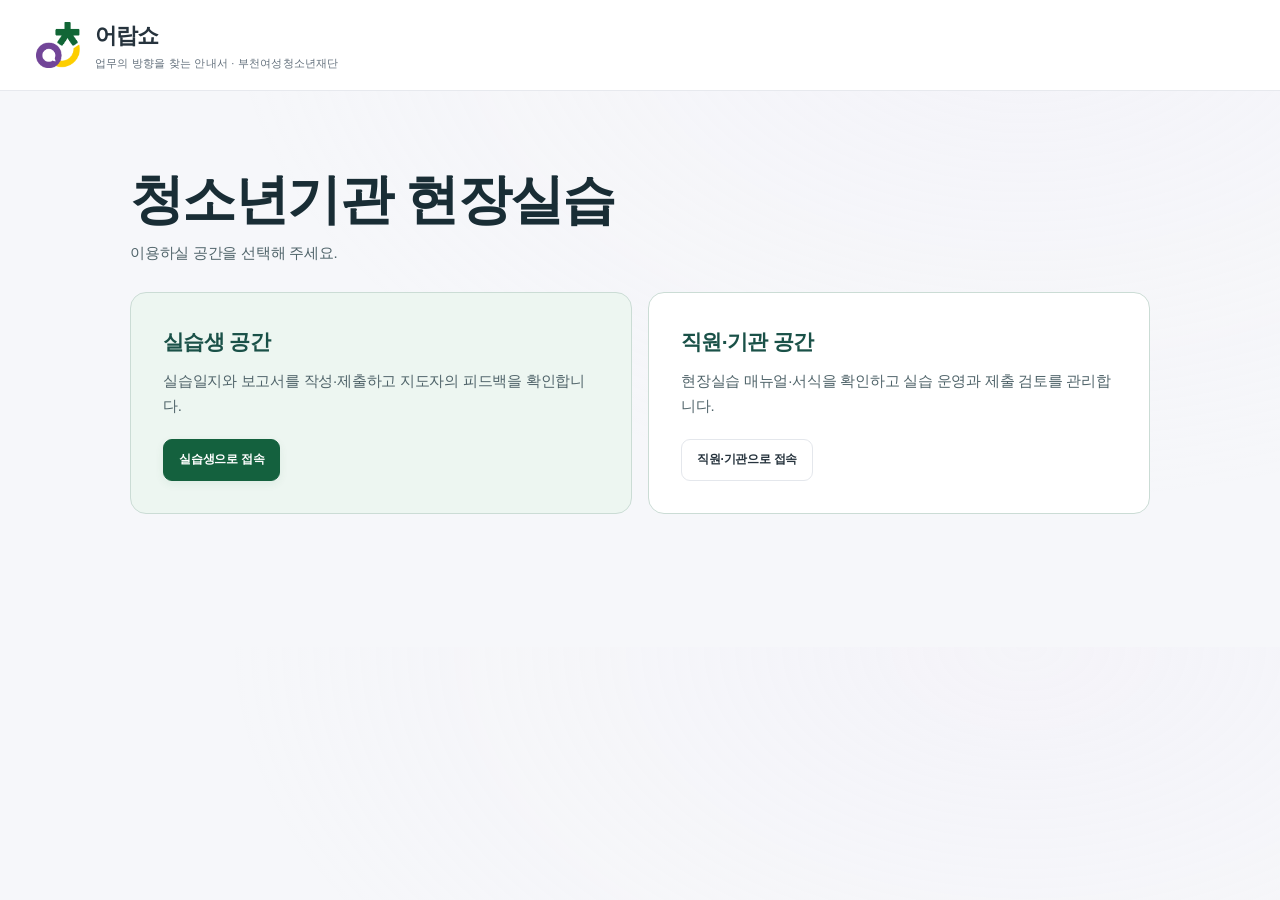
<file: index.html>
<!DOCTYPE html>
<html lang="ko"><head><meta charset="utf-8"><meta name="viewport" content="width=device-width,initial-scale=1"><meta name="theme-color" content="#164e47"><title>어랍쇼 · 업무의 방향을 찾는 안내서</title>
<style>
:root{--ink:#183d38;--green:#176456;--mint:#e6f0e9;--paper:#f5f6f2;--line:#dce3dd;--muted:#667873}*{box-sizing:border-box}body{margin:0;background:var(--paper);color:var(--ink);font-family:"Malgun Gothic","맑은 고딕",sans-serif;font-size:15px;line-height:1.65}button,input,select,textarea{font:inherit}button,a,input,select,textarea{outline-offset:4px}button,a{touch-action:manipulation}button{cursor:pointer}button:disabled{cursor:default;opacity:.5}a{color:inherit}header{background:#fff;border-bottom:1px solid var(--line);position:sticky;top:0;z-index:5}.top{max-width:1320px;margin:auto;display:flex;align-items:center;justify-content:space-between;padding:20px 36px;gap:20px}.brand{display:flex;gap:13px;align-items:center;text-decoration:none}.logo{display:grid;place-items:center;width:43px;height:43px;border-radius:14px;background:var(--green);color:#fff;font-size:24px;font-weight:bold}.brand strong{display:block;font-size:16px;letter-spacing:-.5px}.brand small{display:block;font-size:11px;color:var(--muted);letter-spacing:1px}.mode{font-size:12px;border:1px solid #ccd9d0;border-radius:30px;padding:5px 12px;color:var(--green)}.wrap{max-width:1320px;margin:auto;padding:30px 36px 50px;display:grid;grid-template-columns:205px minmax(0,1fr);gap:38px}aside{position:sticky;top:110px;height:max-content}aside .eyebrow{margin:8px 12px 17px;font-size:11px;letter-spacing:2px;color:var(--muted)}nav{display:grid;gap:7px}nav button{display:flex;gap:13px;align-items:center;background:none;border:0;text-align:left;color:var(--muted);padding:13px 16px;border-radius:9px;font-weight:600}nav button.active{background:var(--green);color:#fff}nav span{font-size:18px}.aside-note{border-top:1px solid var(--line);margin-top:38px;padding:22px 12px;font-size:12px;color:var(--muted)}.aside-note strong{display:block;color:var(--ink);margin-bottom:8px}main{min-width:0}.eyebrow{font-size:11px;letter-spacing:2px;font-weight:bold;color:var(--green)}h1{font-size:34px;line-height:1.4;letter-spacing:-1.6px;margin:10px 0}h2{font-size:21px;letter-spacing:-.6px;margin:0 0 8px}h3{font-size:17px;margin:6px 0}.sub{color:var(--muted);margin:0}.hero{border-radius:18px;background:#e6eee5;padding:34px 38px;position:relative;overflow:hidden}.hero:after{content:'↗';position:absolute;right:25px;top:0;font-size:180px;line-height:1.4;color:#c9ddcc;pointer-events:none}.hero>*{position:relative;z-index:1}.hero h1{max-width:650px}.hero p{max-width:600px}.hero .search{max-width:620px;margin-top:25px}.search{display:flex;align-items:center;gap:10px;background:#fff;border:1px solid #ccd9d0;border-radius:9px;padding:5px 6px 5px 17px}.search input{border:0;background:none;width:100%;min-width:0;padding:8px 0;outline:none}.btn{white-space:nowrap;flex-shrink:0;border:1px solid var(--line);background:#fff;border-radius:7px;padding:9px 15px;color:var(--ink);text-decoration:none;display:inline-flex;align-items:center;justify-content:center;gap:8px;font-size:13px;font-weight:600}.btn.primary{background:var(--green);color:#fff;border-color:var(--green)}.btn.danger{color:#a73e3e}.btn:hover{filter:brightness(.96)}.stats{display:grid;grid-template-columns:repeat(3,1fr);gap:15px;margin:22px 0 30px}.stat{background:#fff;border:1px solid var(--line);border-radius:11px;padding:18px 22px;display:flex;justify-content:space-between;align-items:center}.stat strong{font-size:28px;font-weight:500}.stat small{display:block;color:var(--muted);font-size:12px}.sectionhead{display:flex;justify-content:space-between;align-items:center;margin:27px 0 14px;gap:12px}.sectionhead h2{margin:0}.textbtn{border:0;background:none;color:var(--green);font-size:13px;padding:5px}.cards{display:grid;grid-template-columns:repeat(3,1fr);gap:16px}.card{background:#fff;border:1px solid var(--line);border-radius:12px;padding:23px;display:flex;flex-direction:column;gap:10px;min-width:0}.card p{font-size:13px;color:var(--muted);margin:0}.card .actions{margin-top:auto;padding-top:15px;display:flex;gap:8px;flex-wrap:wrap}.badge{display:inline-block;align-self:flex-start;font-size:11px;padding:3px 8px;border-radius:4px;background:var(--mint);color:var(--green);font-weight:bold}.card .number{font-size:12px;color:var(--muted)}.panel{background:#fff;border:1px solid var(--line);border-radius:12px;overflow:hidden}.notice-row{display:flex;align-items:center;gap:15px;width:100%;padding:17px 22px;border:0;border-bottom:1px solid #edf0eb;background:#fff;text-align:left;color:var(--ink)}.notice-row:last-child{border:0}.notice-row .title{flex:1}.notice-row small{color:var(--muted)}.bottom-note{margin-top:28px;padding:18px 20px;background:#ebeee7;border-radius:9px;font-size:12px;color:var(--muted)}.pagehead{margin:5px 0 25px}.toolbar{display:flex;gap:10px;align-items:center;flex-wrap:wrap;margin:20px 0}.toolbar .search{flex:1;min-width:200px}.toolbar select{padding:11px;border:1px solid var(--line);border-radius:7px;background:#fff;color:var(--ink)}.chips{display:flex;gap:7px;flex-wrap:wrap;margin:18px 0}.chip{border:1px solid var(--line);background:#fff;padding:6px 13px;border-radius:25px;color:var(--muted);font-size:12px}.chip.active{background:var(--ink);color:#fff;border-color:var(--ink)}.results-meta{font-size:12px;color:var(--muted);margin:16px 0}.result{display:block;width:100%;padding:22px;background:#fff;border:1px solid var(--line);border-radius:10px;text-align:left;margin-bottom:11px;color:var(--ink)}.result p{margin:8px 0 0;color:var(--muted);font-size:13px}.result h3{margin:7px 0}.result:hover{border-color:var(--green)}mark{background:#f7e69a;color:#173e37;padding:0 2px}.empty{text-align:center;padding:55px 20px;color:var(--muted);border:1px dashed var(--line);border-radius:12px}.manual-layout{display:grid;grid-template-columns:240px minmax(0,1fr);gap:20px}.toc{max-height:75vh;overflow:auto;position:sticky;top:120px;padding:16px;background:#fff;border:1px solid var(--line);border-radius:10px}.toc button{display:block;width:100%;text-align:left;border:0;background:none;padding:8px;color:var(--muted);font-size:12px;border-radius:5px}.toc button.active{background:var(--mint);color:var(--green);font-weight:bold}.article{background:#fff;border:1px solid var(--line);border-radius:12px;padding:28px}.prose{white-space:pre-wrap;overflow-wrap:anywhere;color:#344f49;font-size:14px;line-height:1.95}.article h2{font-size:23px;margin:14px 0 20px}.article-tools{display:flex;gap:8px;flex-wrap:wrap}.pager{display:flex;gap:6px;justify-content:center;margin:22px 0}.pager button{padding:6px 12px;border:1px solid var(--line);border-radius:5px;background:#fff}.pager button.active{background:var(--green);color:#fff}dialog{width:min(740px,calc(100% - 30px));max-height:90vh;border:0;border-radius:15px;padding:28px;color:var(--ink);box-shadow:0 30px 100px #14382e33}dialog::backdrop{background:#102c2966;backdrop-filter:blur(3px)}.dialoghead{display:flex;justify-content:space-between;align-items:center;gap:12px;margin-bottom:20px}.close{background:#eef1eb;border:0;border-radius:50%;width:32px;height:32px;color:var(--ink);font-size:20px}.field{display:grid;gap:5px;margin:14px 0}.field label{font-size:13px;font-weight:600}.field input,.field textarea,.field select{width:100%;border:1px solid #c9d5cd;border-radius:6px;padding:10px;background:#fff;color:var(--ink)}textarea{resize:vertical;min-height:170px}.row{display:flex;gap:12px;align-items:center;flex-wrap:wrap}.field.half{flex:1;min-width:160px}.hint{font-size:12px;color:var(--muted)}.toast{position:fixed;bottom:28px;left:50%;transform:translateX(-50%);background:var(--ink);color:white;border-radius:9px;padding:12px 24px;z-index:30;font-size:13px;max-width:90vw}.postmeta{font-size:12px;color:var(--muted);margin:10px 0 20px}.filelist{display:flex;gap:8px;flex-wrap:wrap;margin:18px 0}.fav{float:right;border:0;background:none;font-size:19px;color:#9a702b}footer{font-size:11px;color:var(--muted);margin-top:38px;padding-top:18px;border-top:1px solid var(--line);display:flex;justify-content:space-between;gap:10px}.setting{padding:25px;background:#fff;border:1px solid var(--line);border-radius:12px;margin:15px 0}.setting p{color:var(--muted);font-size:13px}.hidden{display:none!important}.skip{position:absolute;top:-80px}.skip:focus{top:0;background:white;z-index:50;padding:10px}input[type=checkbox]{accent-color:var(--green)}@media(max-width:1050px){.wrap{grid-template-columns:175px minmax(0,1fr);gap:22px;padding:25px}.cards{grid-template-columns:repeat(2,1fr)}.hero{padding:28px}.manual-layout{grid-template-columns:1fr}.toc{position:static;max-height:200px}}@media(max-width:720px){header{position:static}.top{padding:15px 18px}.brand strong{font-size:13px}.brand small{font-size:9px}.mode{display:none}.wrap{display:block;padding:12px 16px 30px}aside{position:static}aside .eyebrow,.aside-note{display:none}nav{display:flex;overflow:auto;gap:5px;margin:4px 0 23px}nav button{white-space:nowrap;padding:10px;font-size:12px}nav span{display:none}h1{font-size:27px}.hero{padding:24px}.hero:after{display:none}.stats{gap:7px;margin:14px 0 25px}.stat{padding:12px;display:block;font-size:12px}.stat strong{font-size:23px}.cards{grid-template-columns:1fr}.notice-row{padding:14px;gap:9px}.notice-row small{font-size:10px}.article{padding:20px}.sectionhead{flex-wrap:wrap}footer{display:block}.toolbar{align-items:stretch}.toolbar .search{flex-basis:100%}}@media print{body:has(dialog[open]) .wrap{display:none!important}header,aside,footer,.toolbar,.chips,.article-tools,.toc,.bottom-note,.btn,.fav{display:none!important}.wrap{display:block;padding:0}.article{border:0;padding:0}.prose{font-size:10pt}body{background:#fff}dialog[open]{position:static;max-height:none;width:100%;box-shadow:none}}
.flow-menu{display:grid;grid-template-columns:repeat(6,1fr);gap:8px;margin:24px 0}.flow-step{background:white;border:1px solid var(--line);border-radius:10px;padding:15px 10px;text-align:left;color:var(--ink)}.flow-step small,.flow-step strong{display:block}.flow-step small{font-size:11px;color:var(--muted)}.flow-step.selected{border:2px solid var(--green);background:var(--mint)}.flow-checks{display:grid;gap:12px;margin:16px 0}.flow-checks label{display:flex;gap:10px;padding:12px;background:var(--paper);border-radius:7px}.flow-checks input{width:18px;height:18px;flex-shrink:0;margin-top:4px}.flow-columns{display:grid;grid-template-columns:1fr 1fr;gap:28px;margin:26px 0}.flow-links{display:flex;gap:8px;flex-wrap:wrap}.flow-links .btn{white-space:normal;text-align:left}.document-list{margin:16px 0}.document-row{display:flex;justify-content:space-between;align-items:center;gap:16px;padding:16px 0;border-bottom:1px solid var(--line)}.document-row small{display:block;color:var(--muted);font-size:12px;margin-top:5px}.document-row .row{flex-shrink:0}.ref-link{border:0;border-bottom:1px solid var(--green);background:var(--mint);color:var(--green);font:inherit;padding:0 4px}.table-scroll{overflow-x:auto;margin:18px 0}table{border-collapse:collapse;width:100%;min-width:550px;font-size:13px}th,td{border:1px solid var(--line);padding:12px;text-align:left;vertical-align:top}th{background:var(--mint)}progress{accent-color:var(--green);max-width:100%}@media(max-width:900px){.flow-menu{grid-template-columns:repeat(3,1fr)}.flow-columns{grid-template-columns:1fr}.document-row{align-items:flex-start;flex-direction:column}.document-row .row{flex-wrap:wrap}.flow-checks{font-size:14px}}@media(max-width:480px){.flow-menu{grid-template-columns:repeat(2,1fr)}}
:root{--ink:#26333d;--green:#14613e;--mint:#eaf3ec;--paper:#f6f7fa;--line:#e4e7ec;--muted:#64717d;--purple:#71448f;--yellow:#ffcf00}body{background:radial-gradient(ellipse at 80% 0%,#eee8f433,transparent 55%),var(--paper);letter-spacing:-.25px}header{background:#ffffffed;backdrop-filter:blur(18px);border-bottom:1px solid #e7e9ee}.top{padding:18px 36px;max-width:1440px}.brand-logo{width:46px;height:49px;object-fit:contain}.brand strong{font-size:22px;font-weight:800;letter-spacing:-1px}.brand small{font-size:11px;letter-spacing:.2px}.mode{background:#f2f7f3;border-color:#dce8dd;font-size:11px}.wrap{max-width:1440px;grid-template-columns:225px minmax(0,1fr);gap:34px}aside{top:100px;max-height:calc(100vh - 115px);overflow:auto;padding-right:4px;scrollbar-width:thin}nav{gap:4px}nav button{border-radius:11px;padding:11px 14px;font-size:13px;transition:background .18s,color .18s}nav button:hover{background:#ede9f3;color:var(--purple)}nav button.active{background:#eae4f1;color:#603c7a;box-shadow:inset 3px 0 var(--purple)}.center-subnav{display:none;border-left:1px solid #ddd5e5;margin:3px 0 12px 22px;padding-left:10px;gap:2px}.center-subnav.open{display:grid}nav button[data-nav="centers"]::after{content:'▾';margin-left:auto;font-size:11px;transition:transform .18s}nav button[data-nav="centers"][aria-expanded="true"]::after{transform:rotate(180deg)}.center-subnav button{font-size:11.5px;padding:7px 10px;font-weight:500}.center-subnav button.active{background:#eaf3ec;color:var(--green);box-shadow:none}.aside-note{margin-top:25px}.hero{background:linear-gradient(120deg,#f0eaf5 0%,#f4f6f0 58%,#e8f2ec 100%);border:1px solid #e7e4ec;border-radius:24px;padding:40px;box-shadow:0 15px 45px #233b2f06}.hero:after{content:'';width:180px;height:180px;right:-40px;top:-60px;border:30px solid #e0d4ea77;border-radius:50%;z-index:0}.hero h1{font-size:38px;letter-spacing:-1.7px}.hero .eyebrow{color:var(--purple)}.hero .search{border-color:#e3dce9;box-shadow:0 6px 20px #35224405;margin-top:26px}.hero .btn.primary{background:var(--purple);border-color:var(--purple)}.eyebrow{letter-spacing:1.7px}.card{border:1px solid #e6e8ee;border-radius:17px;box-shadow:0 4px 18px #28333d03;padding:25px;transition:transform .18s,box-shadow .18s}.card:hover{transform:translateY(-2px);box-shadow:0 10px 25px #28333d09}.card h3{line-height:1.6}.badge{border-radius:6px;background:#edf3ee;color:#41634e;font-size:10px;letter-spacing:.3px}.btn{border-radius:9px;padding:10px 15px;font-size:12px;transition:background .18s,box-shadow .18s}.btn.primary{box-shadow:0 3px 10px #14613e12}.source-link{background:white;border-color:#d8e1dc;color:#245c49}.article{border-radius:18px;padding:30px}.flow-step{border-radius:12px}.flow-step.selected{border-color:var(--purple);background:#f2edf7}.flow-checks label{background:#f7f8fa;border:1px solid #eceef2;border-radius:10px}.bottom-note{border-radius:12px;background:#f0f1f6;color:#66717d;border-left:3px solid #c4b0d5}.sectionhead{margin-top:30px}.sectionhead h2{font-size:21px}.center-tabs{display:flex;gap:6px;background:#e9ecf0;border-radius:12px;padding:5px;width:max-content;max-width:100%;margin:20px 0}.center-tabs button{padding:11px 20px;border:0;background:transparent;border-radius:9px;color:var(--muted);font-weight:600}.center-tabs button.active{background:white;color:var(--purple);box-shadow:0 2px 8px #26333d0c}.center-card{position:relative;overflow:hidden;min-height:210px}.center-card:nth-child(3n+1){border-top:3px solid var(--purple)}.center-card:nth-child(3n+2){border-top:3px solid var(--green)}.center-card:nth-child(3n){border-top:3px solid var(--yellow)}.center-card h2{font-size:19px}.center-number{font-size:12px;color:#8e82a0;letter-spacing:2px}.field input,.field textarea,.field select{border-radius:9px;background:#fbfcfd}.field input:focus,.field textarea:focus{outline:2px solid #c7b4d5;outline-offset:1px}.toast{border-radius:12px;background:#353144}.result{border-radius:13px}.ref-link{border-radius:4px}.center-grid{margin-top:26px}.table-scroll{border-radius:10px}.table-scroll table{overflow:hidden}
@media(max-width:1050px){.wrap{grid-template-columns:200px minmax(0,1fr);gap:22px;padding:24px}.hero{padding:30px}.hero h1{font-size:32px}.center-tabs button{padding:10px 14px}}@media(max-width:720px){.top{padding:15px 18px}.brand-logo{width:36px;height:38px}.brand strong{font-size:19px}.brand small{font-size:9px}.wrap{display:block;padding:14px 16px}aside{max-height:none;overflow:visible;padding:0}nav{display:flex;flex-wrap:wrap;overflow:visible;margin-bottom:22px;gap:5px}nav>button{font-size:11px;padding:8px 10px;background:#fff;border:1px solid var(--line)}.center-subnav{width:100%;display:none;flex-wrap:wrap;border-left:0;margin:5px 0;padding:7px;background:#eeebf2;border-radius:10px}.center-subnav.open{display:flex}.center-subnav button{padding:6px 8px;background:#ffffffaa;font-size:10px}.hero{border-radius:18px;padding:25px}.hero h1{font-size:28px}.hero .row{align-items:flex-start}.hero .btn{white-space:normal;text-align:left}.hero .hint{display:block}.article{padding:20px}.center-tabs{width:100%}.center-tabs button{flex:1;font-size:12px;padding:10px 8px}.cards{gap:13px}.card{padding:22px}.center-card{min-height:190px}}
.admin-nav{margin-top:18px!important;border-top:1px solid var(--line)!important;border-radius:0 0 10px 10px!important;padding-top:18px!important;color:var(--purple)!important}.admin-login{max-width:560px;margin:30px auto}.admin-login input{letter-spacing:4px;font-size:20px}.admin-login input::placeholder{font-size:13px;letter-spacing:0}.admin-top{justify-content:space-between;margin-top:-10px}.admin-filters{display:flex;gap:18px;margin:24px 0;flex-wrap:wrap}.admin-filters label{display:grid;gap:6px;font-size:12px;color:var(--muted);min-width:170px}.admin-filters select,.admin-filters input{background:white;border:1px solid var(--line);border-radius:9px;padding:11px;color:var(--ink);font:inherit}.admin-stats{display:grid;grid-template-columns:repeat(2,1fr);gap:14px}.admin-stats .stat{margin:0;gap:15px;border-radius:14px}.admin-stats strong small{font-size:11px;text-align:right}.monthly-table{min-width:1050px}.monthly-table td,.monthly-table th{font-size:12px}.monthly-table .btn{padding:6px 9px}@media(max-width:720px){.admin-nav{order:30;width:100%;margin-top:8px!important}.admin-stats{grid-template-columns:1fr}.admin-filters label{min-width:140px;flex:1}}[data-person-remove]{width:16px!important;height:16px;padding:0;vertical-align:middle;margin-right:8px}.document-row .row .btn{max-width:100%;white-space:normal;overflow-wrap:anywhere}
/* 실습 진행 */
.practice-summary{display:grid;grid-template-columns:repeat(3,minmax(0,1fr));gap:14px;margin:20px 0}
.practice-stat{background:#fff;border:1px solid var(--line);border-radius:14px;padding:18px 20px}
.practice-stat strong{display:block;color:var(--green);font-size:26px;line-height:1.2;margin-bottom:5px}
.practice-toolbar{display:flex;gap:9px;align-items:center;justify-content:space-between;flex-wrap:wrap;margin:22px 0 16px}
.practice-filters,.practice-modes{display:flex;gap:7px;flex-wrap:wrap}
.practice-chip{border:1px solid #cbd8d1;background:#fff;color:var(--ink);border-radius:999px;padding:8px 13px;font-weight:700}
.practice-chip.active{background:var(--green);border-color:var(--green);color:#fff}
.practice-grid{display:grid;grid-template-columns:repeat(2,minmax(0,1fr));gap:14px}
.practice-card{background:#fff;border:1px solid var(--line);border-radius:15px;padding:20px;display:flex;flex-direction:column;gap:10px;min-height:205px}
.practice-card:hover{border-color:#a8c6b6;box-shadow:0 5px 20px #164e470d}
.practice-card .practice-top{display:flex;justify-content:space-between;align-items:flex-start;gap:12px}
.practice-area{display:inline-flex;align-items:center;border-radius:999px;padding:4px 9px;font-size:12px;font-weight:800}
.practice-area.이해{background:#fcecef;color:#9b4053}.practice-area.실제{background:#e5f3e8;color:#2e7550}.practice-area.경험{background:#e9eefb;color:#3c5798}.practice-area.가치{background:#fff3da;color:#926719}
.practice-kind{font-size:12px;color:var(--muted)}
.practice-card h3{margin:2px 0 0;font-size:18px}
.practice-card p{margin:0;color:var(--muted);font-size:14px}
.practice-meta{display:grid;grid-template-columns:1fr 1fr;gap:7px 12px;font-size:13px;margin-top:auto}
.practice-meta span{color:var(--muted)}.practice-meta b{color:var(--ink)}
.practice-route{display:grid;grid-template-columns:repeat(4,1fr);gap:9px;margin:18px 0}
.practice-route div{background:#fff;border:1px solid var(--line);border-radius:12px;padding:14px;text-align:center;font-weight:800}
.practice-route small{display:block;color:var(--muted);font-weight:400;margin-top:4px}
.practice-detail-grid{display:grid;grid-template-columns:1fr 1fr;gap:13px;margin:16px 0}
.practice-detail{border:1px solid var(--line);border-radius:12px;padding:16px;background:#fbfcfb}
.practice-detail h3{margin:0 0 8px;color:var(--green)}
.practice-detail ul{margin:0;padding-left:20px}
.practice-actions{display:flex;flex-wrap:wrap;gap:8px;margin-top:18px}
.practice-prompt{white-space:pre-wrap;background:#f7f8f6;border:1px solid var(--line);border-radius:12px;padding:16px;max-height:55vh;overflow:auto;font-size:13px;line-height:1.6}
.practice-note{border-left:4px solid var(--green);background:#eef5f0;padding:15px 17px;border-radius:0 10px 10px 0;margin:18px 0}
@media(max-width:850px){.practice-summary{grid-template-columns:1fr}.practice-grid{grid-template-columns:1fr}.practice-route{grid-template-columns:1fr 1fr}.practice-detail-grid{grid-template-columns:1fr}}
</style><style>
.text-small{font-size:.85em}.text-large{font-size:1.2em}.text-xlarge{font-size:1.45em}
.align-center{text-align:center}.align-right{text-align:right}.align-justify{text-align:justify}
</style>
<link rel="stylesheet" href="manual-reading.css?v=1.5">
<style>
#entrance[hidden], #staff-guide[hidden], #entrance-link[hidden] { display: none !important; }
#entrance { max-width: 1060px; margin: clamp(22px, 6vw, 88px) auto; padding: 0 20px 56px; }
.entrance-intro { margin: 0 0 26px; }
.entrance-intro h1 { font-size: clamp(2rem, 5vw, 3.35rem); line-height: 1.18; margin: 0 0 10px; color: #192d35; }
.entrance-intro p, .entrance-option p { margin: 0; color: #50646a; }
.entrance-options { display: grid; grid-template-columns: repeat(auto-fit,minmax(min(100%,295px),1fr)); gap: 16px; }
.entrance-option { min-height: 220px; display: flex; align-items: flex-start; flex-direction: column; padding: clamp(20px, 4vw, 32px); border: 1px solid #cbdcd5; border-radius: 16px; background: #fff; }
.entrance-option.trainee-entry { background: #edf6f1; }
.entrance-option h2 { margin: 0 0 9px; color: #1a5148; }
.entrance-option p { margin-bottom: 21px; }
.entrance-option .btn { margin-top: auto; width: fit-content; text-decoration: none; }
#entrance-link { text-decoration: none; white-space: nowrap; }
@media (max-width: 460px) { .entrance-option { min-height: 180px; } #entrance-link { display: inline-flex; } }
</style>
</head><body><a class="skip" id="guide-skip" href="#entrance">본문 바로가기</a><header><div class="top"><a class="brand" href="#home"><img class="brand-logo" src="[data-uri]" alt="부천여성청소년재단 로고"><div><strong>어랍쇼</strong><small>업무의 방향을 찾는 안내서 · 부천여성청소년재단</small></div></a><a class="mode" id="entrance-link" href="./" hidden>접속 선택</a></div></header>
<main id="entrance" tabindex="-1" aria-labelledby="entrance-title">
  <div class="entrance-intro"><h1 id="entrance-title">청소년기관 현장실습</h1><p>이용하실 공간을 선택해 주세요.</p></div>
  <div class="entrance-options">
    <section class="entrance-option trainee-entry">
      <h2>실습생 공간</h2>
      <p>실습일지와 보고서를 작성·제출하고 지도자의 피드백을 확인합니다.</p>
      <a class="btn primary" href="./trainee.html">실습생으로 접속</a>
    </section>
    <section class="entrance-option">
      <h2>직원·기관 공간</h2>
      <p>현장실습 매뉴얼·서식을 확인하고 실습 운영과 제출 검토를 관리합니다.</p>
      <a class="btn" href="#home">직원·기관으로 접속</a>
    </section>
  </div>
</main>
<div class="wrap" id="staff-guide" hidden><aside><p class="eyebrow">PRACTICE SUPPORT</p><nav aria-label="주 메뉴"><button data-nav="home" class="active"><span>⌂</span>어랍쇼 홈</button><button data-nav="manual"><span>⌕</span>매뉴얼 검색</button><button data-nav="practice"><span>▶</span>실습 진행</button><button data-nav="forms"><span>▤</span>서식 자료실</button><button data-nav="board"><span>☷</span>공지자료게시판</button><button data-nav="centers" aria-expanded="false" aria-controls="center-subnav"><span>⌂</span>내 실습기관</button><div id="center-subnav" class="center-subnav" aria-label="실습기관 선택"><button data-center="bucheon">부천시청소년센터</button><button data-center="women">부천여성청소년센터</button><button data-center="sanullim">산울림청소년센터</button><button data-center="sosa">소사청소년센터</button><button data-center="goriul">고리울청소년센터</button><button data-center="songnae">송내청소년센터</button></div><button data-nav="saved"><span>☆</span>내 즐겨찾기</button><button data-nav="workflow"><span>↗</span>업무 시작 안내</button><button data-nav="settings"><span>⚙</span>자료·백업 관리</button><button data-nav="admin" class="admin-nav"><span>⚿</span>담당자 관리 시스템</button></nav><div class="aside-note">
<strong>실습을 준비하는 모든 순간</strong>운영 기준부터 실습 서식까지,<br>필요한 자료를 한곳에서.<br><br>자료 기준 <b>V3.1</b><br>개정일 2026.11.26
</div></aside>
<main id="main" tabindex="-1"><section class="hero"><div class="eyebrow">어랍쇼 · 업무의 방향을 찾는 안내서</div><h1>처음 맡은 업무,<br>어디서부터 시작할까요?</h1><p class="sub">정답 하나보다, 판단할 수 있는 기준과 참고할 사례.<br>준비부터 마무리까지 필요한 문서·교육·담당 역할을 함께 찾아보세요.</p><div class="row" style="margin-top:22px"><button class="btn primary" data-stage="prepare">처음 맡으셨나요? 여기서 시작하세요 →</button><span class="hint">0/18개 항목 확인 · 현장실습 업무부터 안내합니다.</span></div><div class="search"><span aria-hidden="true">⌕</span><input id="search" aria-label="궁금한 기준이나 사례를 검색하세요" placeholder="궁금한 기준이나 사례를 검색하세요" value=""><button class="btn primary" id="searchBtn">검색</button></div></section><div class="sectionhead"><h2>업무의 흐름을 따라 살펴보세요</h2></div><p class="sub">순서대로 읽거나, 지금 필요한 단계부터 들어갈 수 있습니다.</p><div class="cards" style="margin-top:18px"><article class="card"><span class="badge">STEP 01 · 0/3 확인</span><h3>무엇을 준비하나요?</h3><p>기관의 여건과 지도체계를 먼저 확인하고, 운영 목적과 일정의 초안을 정하세요.</p><div class="actions"><button class="btn" data-stage="prepare">이 단계 살펴보기 →</button></div></article><article class="card"><span class="badge">STEP 02 · 0/3 확인</span><h3>어떤 절차로 진행하나요?</h3><p>모집 → 심사·선발 → 협약·계약 → 오리엔테이션 → 실습·슈퍼비전 → 평가·환류의 흐름을 잡으세요.</p><div class="actions"><button class="btn" data-stage="process">이 단계 살펴보기 →</button></div></article><article class="card"><span class="badge">STEP 03 · 0/3 확인</span><h3>어떤 문서를 작성하나요?</h3><p>문서의 번호보다 작성 목적과 시점을 먼저 확인하세요. 같은 내용을 중복 수집하지 않도록 기존 자료도 확인합니다.</p><div class="actions"><button class="btn" data-stage="documents">이 단계 살펴보기 →</button></div></article><article class="card"><span class="badge">STEP 04 · 0/3 확인</span><h3>어떤 교육을 해야 하나요?</h3><p>공통교육과 기관별 현장교육을 연결하고, 설명·참관·직접 참여·성찰이 이어지도록 구성하세요.</p><div class="actions"><button class="btn" data-stage="education">이 단계 살펴보기 →</button></div></article><article class="card"><span class="badge">STEP 05 · 0/3 확인</span><h3>누가 담당하면 좋을까요?</h3><p>담당자 지정은 준비 단계부터 필요합니다. 자격·경험·지도 가능 시간과 대체지도체계를 함께 검토하세요.</p><div class="actions"><button class="btn" data-stage="people">이 단계 살펴보기 →</button></div></article><article class="card"><span class="badge">STEP 06 · 0/3 확인</span><h3>어떻게 평가하고 마무리하나요?</h3><p>중간평가는 후반기 지도 조정에, 최종평가는 성장 확인과 다음 운영의 개선에 활용하세요.</p><div class="actions"><button class="btn" data-stage="finish">이 단계 살펴보기 →</button></div></article></div><div class="sectionhead"><h2>기준·사례·도구 바로 찾기</h2></div><div class="row"><button class="btn" data-nav="manual">매뉴얼 23개 장</button><button class="btn" data-nav="forms">서식 43종 안내 · HWPX 11종</button><button class="btn" data-cases="true">직원들의 운영 사례</button></div><p class="bottom-note">「어랍쇼」는 업무를 처음 맡은 직원이 방향을 찾고 기관 여건에 맞게 판단하도록 돕습니다. 현재는 현장실습 업무를 안내하며, 운영 기준과 사례를 구분해 활용합니다.</p><footer><span>부천여성청소년재단 · 어랍쇼 · 청소년기관 현장실습 안내서</span>
<span>V3.1 자료 기반 · 온라인 배포판</span>
</footer></main></div><dialog id="modal"></dialog><dialog id="confirmModal"></dialog><div id="toast" class="toast hidden" role="status"></div><input id="restore" type="file" accept="application/json,.json" hidden=""><script src="site-data-1.js"></script>
<script src="site-data-2.js"></script>
<script src="site-data-3.js"></script>
<script>
const DATA=JSON.parse(window.EORAPSHOW_DATA_PARTS.join(""));
delete window.EORAPSHOW_DATA_PARTS
const $=s=>document.querySelector(s),esc=s=>String(s??'').replace(/[&<>"']/g,c=>({'&':'&amp;','<':'&lt;','>':'&gt;','"':'&quot;',"'":'&#39;'}[c]));
const KEY='bwyf-practice-v1';
const initial=()=>({schema:1,posts:[{id:'welcome',title:'어랍쇼 이용 안내',category:'공지',author:'어랍쇼',body:'서식 자료실에서 필요한 서식을 찾고, 매뉴얼 검색에서 운영 기준과 실무 사례를 확인하세요.\n\n게시글 초안·첨부파일·즐겨찾기는 현재 브라우저에만 저장됩니다. 기관 공동 기록은 담당자 관리 시스템에서 작성해 주세요.\n자료·백업 관리에서 JSON 백업 파일을 내려받을 수 있습니다.',pinned:true,date:'2026-10-15',views:0,files:[]}],favorites:[],customFiles:{}});
let state;try{state=JSON.parse(localStorage.getItem(KEY))||initial()}catch{state=initial()}
if(!state||state.schema!==1||!Array.isArray(state.posts)||!Array.isArray(state.favorites)||!state.customFiles)state=initial();
let page='home',query='',filter='전체',pageNo=1,currentManual=null,editId=null,toastTimer;
const formData=DATA.forms; const sections=DATA.sections;
function persist(next=state){try{localStorage.setItem(KEY,JSON.stringify(next));state=next;return true}catch{toast('저장 공간이 부족하거나 저장이 제한되어 있습니다. 첨부를 줄이거나 백업 후 정리해 주세요.');return false}}
function toast(t){$('#toast').textContent=t;$('#toast').classList.remove('hidden');clearTimeout(toastTimer);toastTimer=setTimeout(()=>$('#toast').classList.add('hidden'),4000)}
function download(name,content,type){const a=document.createElement('a'),url=URL.createObjectURL(new Blob([content],{type}));a.href=url;a.download=name;a.click();setTimeout(()=>URL.revokeObjectURL(url),1000)}
function binary64(s){return Uint8Array.from(atob(s),c=>c.charCodeAt(0))}
function favorite(id){let n=structuredClone(state);n.favorites=n.favorites.includes(id)?n.favorites.filter(x=>x!==id):[...n.favorites,id];if(persist(n))render()}
function star(id){return `<button class="fav" data-fav="${id}" aria-label="${state.favorites.includes(id)?'즐겨찾기 해제':'즐겨찾기 추가'}" aria-pressed="${state.favorites.includes(id)}">${state.favorites.includes(id)?'★':'☆'}</button>`}
function highlight(t,q=query){if(!q.trim())return esc(t);let pattern=q.trim().split(/\s+/).map(x=>x.replace(/[.*+?^${}()|[\]\\]/g,'\\$&')).join('|');return esc(t).replace(new RegExp(pattern,'gi'),m=>`<mark>${m}</mark>`)}
function match(t){return query.trim().toLowerCase().split(/\s+/).every(x=>t.toLowerCase().includes(x))}

function footer(){
return `<footer><span>부천여성청소년재단 · 어랍쇼 · 청소년기관 현장실습 안내서</span>
<span>V3.1 자료 기반 · 온라인 배포판</span>
</footer>`}
function head(k,t,d){return `<div class="pagehead"><div class="eyebrow">${k}</div><h1>${t}</h1><p class="sub">${d}</p></div>`}
function searchBox(ph){return `<div class="search"><span aria-hidden="true">⌕</span><input id="search" aria-label="${ph}" placeholder="${ph}" value="${esc(query)}"><button class="btn primary" id="searchBtn">검색</button></div>`}
function chips(items){return `<div class="chips">${items.map(x=>`<button class="chip ${filter===x?'active':''}" data-filter="${x}">${x}</button>`).join('')}</div>`}
function formCard(f){let ready=state.customFiles[f.id]||f.file;return `<div class="card"><div>${star(f.id)}<span class="badge">${f.category}</span></div><div class="number">서식 ${f.id} · HWPX</div><h3>${esc(f.title)}</h3><p>${ready?'원본 배치 유지용 글상자 서식 · 한글 편집 가능':'원본 서식 열람 가능 · HWPX 변환 검수 중'}</p><div class="actions"><button class="btn" data-form="${f.id}">내용 보기</button><button class="btn primary" data-download="${f.id}" ${ready?'':'disabled'}>${ready?'↓ HWPX':'파일 준비 중'}</button></div></div>`}
function home(){let done=stages.reduce((n,x)=>n+stageProgress(x),0),next=stages.find(x=>stageProgress(x)<x.tasks.length)||stages[0];return `<section class="hero"><div class="eyebrow">어랍쇼 · 업무의 방향을 찾는 안내서</div><h1>처음 맡은 업무,<br>어디서부터 시작할까요?</h1><p class="sub">정답 하나보다, 판단할 수 있는 기준과 참고할 사례.<br>준비부터 마무리까지 필요한 문서·교육·담당 역할을 함께 찾아보세요.</p><div class="row" style="margin-top:22px"><button class="btn primary" data-stage="${next.id}">${done?'이어서 확인하기':'처음 맡으셨나요? 여기서 시작하세요'} →</button><span class="hint">${done}/18개 항목 확인 · 현장실습 업무부터 안내합니다.</span></div>${searchBox('궁금한 기준이나 사례를 검색하세요')}</section><div class="sectionhead"><h2>업무의 흐름을 따라 살펴보세요</h2></div><p class="sub">순서대로 읽거나, 지금 필요한 단계부터 들어갈 수 있습니다.</p><div class="cards" style="margin-top:18px">${stages.map((x,i)=>`<article class="card"><span class="badge">STEP 0${i+1} · ${stageProgress(x)}/3 확인</span><h3>${x.title}</h3><p>${x.intro}</p><div class="actions"><button class="btn" data-stage="${x.id}">이 단계 살펴보기 →</button></div></article>`).join('')}</div><div class="sectionhead"><h2>기준·사례·도구 바로 찾기</h2></div><div class="row"><button class="btn" data-nav="manual">매뉴얼 23개 장</button><button class="btn" data-nav="forms">서식 43종 안내 · HWPX 11종</button><button class="btn" data-cases="true">직원들의 운영 사례</button></div><p class="bottom-note">「어랍쇼」는 업무를 처음 맡은 직원이 방향을 찾고 기관 여건에 맞게 판단하도록 돕습니다. 현재는 현장실습 업무를 안내하며, 운영 기준과 사례를 구분해 활용합니다.</p>`}

function forms(){let catalog=DATA.catalog.filter(d=>match(d.title+' '+d.text));let found=formData.filter(f=>(filter==='전체'||f.category===filter)&&match(f.title+' '+f.id+' '+f.text));return head('FORM LIBRARY','서식 자료실','원본 배치를 맞춘 글상자 서식입니다. 배포 ZIP의 fonts 폴더에 있는 Noto Forms KR 글꼴 2개를 설치한 뒤 한글에서 열어 주세요.')+`<div class="toolbar">${searchBox('서식명 또는 내용 검색')}<a class="btn" href="${DATA.formsSource}" target="_blank" rel="noopener">Google Docs 원본 ↗</a></div>`+chips(['전체','모집·협약','실습 운영','평가·수료'])+`<div class="results-meta">전체 11종 중 ${found.length}종</div><div class="cards">${found.map(formCard).join('')}</div>`+(found.length?'':'<div class="empty">검색 결과가 없습니다. 다른 검색어를 입력해 주세요.</div>')+`<div class="sectionhead"><h2>매뉴얼 표준서식 연결 안내</h2></div><p class="hint">매뉴얼 01~43번과 별도 서식 모음 3-1~3-11번은 서로 다른 번호 체계입니다. 아래 관련 서식을 확인해 주세요. 이 목록은 상단 분류 필터와 별개이며 검색어로 검색됩니다.</p>${documentList(catalog.map(d=>d.number))}`}
function getSections(){return window.EORAPSHOW_MANUAL?.sections||sections}
function manualToc(chapters, activeId) {
  const groupTitles = new Map([
    ['운영 기준', 'Ⅰ. 현장실습 운영 기준'],
    ['운영 실무편', 'Ⅱ. 현장실습 운영 실무편']
  ]);
  const groups = new Map();
  for (const chapter of chapters) {
    if (!groups.has(chapter.group)) groups.set(chapter.group, []);
    groups.get(chapter.group).push(chapter);
  }
  return [...groups].map(([group, items]) => `
    <div class="manual-toc-group">
      <p class="manual-toc-label">${esc(groupTitles.get(group) || group)}</p>
      ${items.map(chapter => `<button class="${chapter.id === activeId ? 'active' : ''}"
        ${chapter.id === activeId ? 'aria-current="true"' : ''} data-manual="${esc(chapter.id)}">${esc(chapter.title)}</button>`).join('')}
    </div>`).join('');
}
function manual(){
  const list = getSections();
  if (currentManual) {
    const chapter = list.find(item => item.id === currentManual);
    if (!chapter) { currentManual = null; return manual(); }
    const html = chapter.html || window.EORAPSHOW_MANUAL_LAYOUT?.render(chapter.id, chapter.text);
    const rich = html && window.EORAPSHOW_RENDER_MANUAL_HTML?.(html);
    return head('PRACTICE MANUAL','매뉴얼 읽기','운영 기준과 실무 사례를 목차별로 확인하세요.') + `
      <div class="article-tools" style="margin-bottom:18px">
        <button class="btn" id="backSearch">← 검색·목록</button>
        <a class="btn" href="${DATA.manualSource}" target="_blank" rel="noopener">Google Docs 원본 ↗</a>
        <button class="btn" id="print">인쇄</button>
      </div>
      <div class="manual-layout">
        <div class="toc manual-toc" role="navigation" aria-label="매뉴얼 목차">${manualToc(list, chapter.id)}</div>
        <article class="article manual-article">
          ${star(chapter.id)}<span class="badge">${esc(chapter.group)}</span>
          <h2 class="manual-chapter-title">${esc(chapter.title)}</h2>
          <div class="prose${rich ? ' manual-rich' : ''}">${rich || linkedManual(chapter.text)}</div>
        </article>
      </div>`;
  }
  let found=list.filter(m=>(filter==='전체'||m.group===filter)&&match(m.title+' '+m.text));return head('PRACTICE MANUAL','매뉴얼 검색','운영 기준과 사례의 본문 전체를 검색합니다. 띄어 쓴 검색어는 모두 포함한 장을 찾습니다.')+`<div class="toolbar">${searchBox('예: 슈퍼비전, 출근부, 안전, 실습시간')}<a class="btn source-link" href="${DATA.manualSource}" target="_blank" rel="noopener">Google Docs 원본 ↗</a></div>`+chips(['전체','운영 기준','운영 실무편'])+`<div class="results-meta" role="status">${query?'검색 결과':'전체 목차'} ${found.length}개 장 · 자료 기준 ${esc(
state.manualVersion||'V3.1'
)}</div>`+found.map(m=>{let pos=m.text.toLowerCase().indexOf(query.trim().split(/\s+/)[0].toLowerCase()),start=Math.max(0,pos-60),snippet=m.text.slice(start,start+180);return `<button class="result" data-manual="${m.id}"><span class="badge">${m.group}</span><h3>${highlight(m.title)}</h3><p>${start?'…':''}${highlight(snippet)}${m.text.length>start+180?'…':''}</p></button>`}).join('')+(found.length?'':'<div class="empty">일치하는 내용이 없습니다. 짧은 단어로 다시 검색해 보세요.</div>')}
function sortedPosts(){return [...state.posts].sort((a,b)=>Number(b.pinned)-Number(a.pinned)||b.date.localeCompare(a.date))}
function postRow(p){return `<button class="notice-row" data-post="${esc(p.id)}"><span class="badge">${p.pinned?'고정':esc(p.category)}</span><span class="title">${esc(p.title)}${p.files?.length?' ▧':''}</span><small>${esc(p.date)}</small></button>`}
function board(){let found=sortedPosts().filter(p=>(filter==='전체'||p.category===filter)&&match(p.title+' '+p.body+' '+p.author));let pages=Math.max(1,Math.ceil(found.length/8));pageNo=Math.min(pageNo,pages);return head('COMMUNITY BOARD','공지·자료 게시판','운영 공지, 실무 자료와 질문을 정리하는 공간입니다.')+`<div class="bottom-note" style="margin-top:0">현재 게시글·첨부는 이 브라우저에 저장됩니다. 온라인 공동 게시판은 서버 연결 후 사용할 수 있습니다.</div><div class="toolbar">${searchBox('제목·본문·작성자 검색')}<button class="btn primary" id="newPost">+ 글쓰기</button></div>`+chips(['전체','공지','자료','질문','운영 사례'])+`<div class="results-meta">총 ${found.length}개 게시글</div><div class="panel">${found.slice((pageNo-1)*8,pageNo*8).map(postRow).join('')}</div>`+(found.length?'':'<div class="empty">게시글이 없습니다.</div>')+`<div class="pager">${Array.from({length:pages},(_,i)=>`<button data-pageno="${i+1}" class="${pageNo===i+1?'active':''}" aria-label="${i+1}페이지">${i+1}</button>`).join('')}</div>`}
function saved(){let fs=formData.filter(f=>state.favorites.includes(f.id)),ms=getSections().filter(m=>state.favorites.includes(m.id));return head('MY BOOKMARKS','내 즐겨찾기','다시 찾고 싶은 서식과 매뉴얼을 모아두세요.')+`<h2>서식 ${fs.length}</h2><div class="cards">${fs.map(formCard).join('')}</div><h2 style="margin-top:28px">매뉴얼 ${ms.length}</h2>`+ms.map(m=>`<button class="result" data-manual="${m.id}">${esc(m.title)} →</button>`).join('')+(!fs.length&&!ms.length?'<div class="empty">자료의 ☆ 버튼을 누르면 여기에 표시됩니다.</div>':'')}

let practiceFilter='전체',practiceMode='130';
const practiceCourses=[
{id:'orientation',area:'이해',title:'오리엔테이션',subtitle:'기관소개 등',kind:'기관별',type:'안내·기관투어',owner:'실습총괄자·관리자',summary:'기관의 미션·조직·시설·주요사업과 실습과정, 기본규칙 및 안전사항을 이해합니다.',activity:'기관투어 후 「내가 발견한 기관의 역할」 3가지 기록',materials:'기관 소개자료, 조직도, 시설안내, 실습 운영계획'},
{id:'communication',area:'이해',title:'대학생 현장실습생 소통의 시간',subtitle:'관계형성·기대 공유',kind:'공통',type:'워크숍',owner:'실습지도자',summary:'실습생 간 관계를 형성하고 개인별 기대·우려·학습목표를 공유합니다.',activity:'개인 실습목표 3가지 작성 및 모둠 공유',materials:'실습 일정표, 목표설정 워크시트'},
{id:'policy',area:'이해',title:'청소년 정책 이해',subtitle:'정책 구조와 현장 적용',kind:'공통',type:'강의·토론',owner:'정책·기획 경험 직원',summary:'청소년정책의 구조를 이해하고 국가·지역 정책이 기관 사업으로 연결되는 과정을 살펴봅니다.',activity:'정책 1건을 선택해 기관 사업과 연결점 찾기',materials:'최신 청소년정책 자료, 기관 사업계획'},
{id:'policy-analysis',area:'이해',title:'청소년 정책 분석',subtitle:'정책 분석 실습',kind:'기관별',type:'분석 워크숍',owner:'정책·기획 담당자',summary:'정책목표·대상·사업·성과의 구조를 분석하고 현장 적용 가능성을 검토합니다.',activity:'정책 분석표 작성 및 3분 발표',materials:'정책 문서, 분석 워크시트'},
{id:'guidance-1',area:'이해',title:'청소년지도 이해①',subtitle:'청운위·참여·자치기구',kind:'공통',type:'사례·토론',owner:'참여·자치사업 담당자',summary:'청소년 참여권과 자치활동의 의미를 실제 청소년운영위원회 사례로 이해합니다.',activity:'참여기구 운영사례 강점·개선점 분석',materials:'청운위 운영계획·회의자료·활동사례'},
{id:'guidance-2',area:'이해',title:'청소년지도 이해②',subtitle:'방과후아카데미',kind:'공통',type:'사례·현장관찰',owner:'방과후아카데미 담당자',summary:'방과후아카데미의 목적·운영체계·생활지도·보호자 및 지역연계의 실제를 이해합니다.',activity:'운영 흐름 관찰 후 지도자의 역할 기록',materials:'운영계획, 일과표, 프로그램 사례'},
{id:'activity-wood',area:'이해',title:'청소년활동 이해①',subtitle:'센터 특성화1 · 목공·가죽',kind:'기관별',type:'시연·실습',owner:'특성화사업 담당자',summary:'목공·가죽 활동의 교육적 의미와 실제 프로그램 운영 및 안전관리 방법을 경험합니다.',activity:'간단한 제작 실습과 위험요인 체크',materials:'프로그램 계획서, 안전수칙, 기자재'},
{id:'activity-digital',area:'이해',title:'청소년활동 이해②',subtitle:'센터 특성화2 · 3D·드론',kind:'기관별',type:'시연·실습',owner:'디지털·드론 담당자',summary:'3D·드론 등 미래기술 활동의 교육목적, 기자재 활용과 안전수칙을 경험합니다.',activity:'기자재 체험 후 청소년활동 아이디어 제안',materials:'장비, 안전점검표, 활동 사례'},
{id:'program-plan',area:'실제',title:'프로그램 기획과 운영 실제',subtitle:'기획부터 평가까지',kind:'공통',type:'워크숍',owner:'사업기획 경험 직원',summary:'욕구파악→목표→대상→내용→일정→예산→홍보→운영→평가의 전체 흐름을 실제 사례로 학습합니다.',activity:'모둠별 미니 프로그램 기획서 작성',materials:'실제 운영계획서, 기획서 양식'},
{id:'promotion',area:'실제',title:'프로그램 기획과 운영 실제①',subtitle:'홍보와 모집',kind:'기관별',type:'사례·작성실습',owner:'홍보·사업 담당자',summary:'청소년 대상 모집전략, 홍보문안, 채널 선택과 모집결과 분석의 실제를 살펴봅니다.',activity:'대상별 홍보문안과 모집채널 설계',materials:'홍보물, 모집공고, 채널별 성과자료'},
{id:'certification',area:'실제',title:'프로그램 기획과 운영 실제②',subtitle:'인증제',kind:'기관별',type:'강의·사례',owner:'인증프로그램 경험자',summary:'청소년수련활동 인증제의 목적과 절차를 실제 인증 프로그램 사례 중심으로 이해합니다.',activity:'인증 프로그램 사례 구조 분석',materials:'인증 관련 공식자료, 실제 인증사례'},
{id:'evaluation',area:'실제',title:'프로그램 평가 실제',subtitle:'만족도 조사 등',kind:'공통',type:'실습',owner:'성과관리·사업 담당자',summary:'만족도에 그치지 않고 목적–성과지표–측정–분석–환류가 연결되는 평가를 설계합니다.',activity:'프로그램 1건의 성과지표와 평가문항 설계',materials:'만족도지, 결과보고서, 성과지표 사례'},
{id:'admin-doc',area:'경험',title:'행정사무의 실제①',subtitle:'공문서 작성과 문서관리',kind:'공통',type:'문서작성 실습',owner:'행정·기획 담당자',summary:'공공기관의 공문 작성, 결재, 문서관리 흐름을 실제 문서를 바탕으로 경험합니다.',activity:'청소년사업 협조 요청 공문 작성',materials:'공문 예시, 결재문서, 문서작성 기준'},
{id:'budget',area:'경험',title:'행정사무의 실제②',subtitle:'예산 이해',kind:'공통',type:'사례·산출실습',owner:'회계·예산 담당자',summary:'예산편성→집행→정산의 기본구조와 사업예산 산출근거 작성방법을 경험합니다.',activity:'소규모 프로그램 예산 산출내역 작성',materials:'예산서, 지출품의, 정산자료'},
{id:'report',area:'경험',title:'보고서 작성법',subtitle:'개인별·모둠 과제 작성',kind:'기관별',type:'작성·첨삭',owner:'관리자·기획 담당자',summary:'운영계획·결과보고·실습보고서의 차이를 이해하고 근거 중심의 보고서를 작성합니다.',activity:'제공 사례를 1쪽 결과보고 형식으로 재작성',materials:'운영계획서, 결과보고서, 보고서 양식'},
{id:'issue',area:'경험',title:'청소년 이슈 토론',subtitle:'지역사회 사례조사·자체학습·북스터디',kind:'기관별',type:'조사·토론',owner:'퍼실리테이션 가능 직원',summary:'지역사회 청소년 이슈를 조사하고 근거를 바탕으로 토론하여 정책과 기관의 역할을 연결합니다.',activity:'지역 청소년 이슈 조사분석 및 토론',materials:'지역통계, 정책자료, 기사·연구자료'},
{id:'equipment',area:'경험',title:'프로그램 활용 기자재 사용법',subtitle:'①~②',kind:'기관별',type:'기자재 실습',owner:'기자재 담당자',summary:'프로그램 기자재의 목적·작동법·안전점검과 사고예방을 직접 체험합니다.',activity:'기자재 점검표 작성 및 안전사용 실습',materials:'기자재, 매뉴얼, 안전점검표'},
{id:'institution-analysis',area:'경험',title:'기관 운영분석',subtitle:'기관을 읽는 법',kind:'기관별',type:'분석 워크숍',owner:'기관 관리자·기획 담당자',summary:'미션·조직·예산·사업·이용자·지역연계를 종합적으로 분석합니다.',activity:'기관 운영분석 보고서 작성',materials:'기관현황, 조직도, 예산·사업자료'},
{id:'visit',area:'경험',title:'기관 방문',subtitle:'전략경영실·모퉁이·송내 등',kind:'기관별',type:'현장학습',owner:'방문기관 담당자·실습지도자',summary:'단순 견학이 아니라 사전질문→관찰→인터뷰→비교분석→사후공유 구조로 운영합니다.',activity:'기관별 비교 관찰표 작성',materials:'방문기관 소개자료, 사전질문지'},
{id:'meeting',area:'경험',title:'기관 주간업무 회의 참석',subtitle:'①~④',kind:'기관별',type:'업무관찰',owner:'부서장·실습지도자',summary:'회의 참관을 통해 보고·협업·의사결정 구조를 관찰하고 조직운영을 이해합니다.',activity:'회의 관찰포인트 기록 및 사후 성찰',materials:'회의안건, 관찰 워크시트'},
{id:'fieldwork',area:'경험',title:'청소년 사업의 경험',subtitle:'130시간 ①~⑥ · 160시간 ①~⑧',kind:'기관별',type:'현장참여',owner:'해당 사업 담당자',summary:'업무보조가 아니라 사전이해→역할부여→실행→피드백→성찰의 구조로 실제 사업에 참여합니다.',activity:'역할수행 기록과 지도자 피드백',materials:'사업계획, 역할안내, 안전·운영자료'},
{id:'role',area:'가치',title:'청소년지도사의 역할과 자세',subtitle:'전문직 정체성과 윤리',kind:'공통',type:'사례·토론',owner:'선임 지도자·관리자',summary:'청소년권리, 윤리, 관계의 경계, 책임과 실제 딜레마를 통해 전문직 정체성을 성찰합니다.',activity:'윤리적 딜레마 사례 토론',materials:'윤리 관련 자료, 현장사례'},
{id:'career',area:'가치',title:'입사지원과 면접 실제',subtitle:'이력서·자기소개서·모의면접',kind:'공통',type:'워크숍·모의면접',owner:'채용 경험 관리자',summary:'직무분석을 바탕으로 이력서·자기소개서를 보완하고 모의면접과 피드백을 진행합니다.',activity:'1분 자기소개 및 모의면접',materials:'채용공고, 이력서·자기소개서'},
{id:'mid-1',area:'가치',title:'실습 중간평가①',subtitle:'기관분석·정책보고서',kind:'기관별',type:'발표·슈퍼비전',owner:'실습지도자·관리자',summary:'기관분석과 정책보고서를 바탕으로 현재까지의 이해·태도·성장을 점검합니다.',activity:'개인 발표 및 피드백',materials:'기관분석 보고서, 정책보고서'},
{id:'mid-2',area:'가치',title:'실습 중간평가②',subtitle:'이력서·자기소개서·실습보고서',kind:'기관별',type:'발표·개별피드백',owner:'실습지도자·관리자',summary:'진로자료와 실습보고서를 토대로 개인의 전문역량과 향후 성장방향을 점검합니다.',activity:'개별 피드백 면담',materials:'이력서, 자기소개서, 실습보고서'},
{id:'final',area:'가치',title:'실습 종결평가',subtitle:'실습생·기관·지도자 평가',kind:'기관별',type:'다면평가·슈퍼비전',owner:'실습총괄자·담당자',summary:'자기평가·기관평가·지도자평가를 구분하고 성장 중심의 종합 피드백을 실시합니다.',activity:'자기평가 작성 및 종결 면담',materials:'종결평가서, 실습일지'},
{id:'report-session',area:'가치',title:'실습보고회 및 평가',subtitle:'배움과 변화의 공유',kind:'기관별',type:'발표·성찰',owner:'기관장·관리자·지도자',summary:'결과 나열보다 무엇을 보고·배우고·어떻게 달라졌는지를 중심으로 실습경험을 공유합니다.',activity:'최종 실습발표 및 동료 피드백',materials:'실습보고서, 발표자료, 평가표'}
];


const practiceStaffTypeLabels={
  practice_lead:"실습총괄",manager:"관리자",program_staff:"사업담당자",admin_staff:"행정담당자",
  specialist:"전문분야 담당자",hr_staff:"인사·채용 담당자",practice_supervisor:"실습지도자",external_expert:"외부전문가"
};
function practiceStaffTypes(c){
  const m={
    orientation:["practice_lead","manager"],communication:["practice_supervisor"],
    policy:["program_staff","manager"],"policy-analysis":["program_staff","manager"],
    "guidance-1":["program_staff"],"guidance-2":["program_staff"],
    "activity-wood":["specialist"],"activity-digital":["specialist"],
    "program-plan":["program_staff"],promotion:["program_staff"],certification:["program_staff"],evaluation:["program_staff","manager"],
    "admin-doc":["admin_staff"],budget:["admin_staff"],report:["admin_staff","manager"],issue:["program_staff"],
    equipment:["specialist"],"institution-analysis":["manager"],visit:["practice_supervisor","program_staff"],
    meeting:["manager","practice_supervisor"],fieldwork:["program_staff"],
    role:["practice_supervisor","manager"],career:["hr_staff","manager"],
    "mid-1":["practice_supervisor","practice_lead"],"mid-2":["practice_supervisor","practice_lead"],
    final:["practice_supervisor","practice_lead"],"report-session":["manager","practice_supervisor"]
  };
  return m[c.id]||["program_staff"];
}
function practiceSpecialties(c){
  const m={
    orientation:["기관운영","실습운영"],communication:["실습지도","관계형성"],policy:["청소년정책","기획"],
    "policy-analysis":["청소년정책","정책분석"],"guidance-1":["참여·자치"],"guidance-2":["방과후아카데미"],
    "activity-wood":["목공·가죽"],"activity-digital":["3D·드론"],"program-plan":["프로그램기획"],
    promotion:["홍보·모집"],certification:["인증제"],evaluation:["성과평가"],"admin-doc":["공문서","문서관리"],
    budget:["예산·회계"],report:["보고서작성"],issue:["지역사회","퍼실리테이션"],equipment:["기자재","안전"],
    "institution-analysis":["기관운영","기획"],visit:["기관분석","현장학습"],meeting:["조직운영","회의"],
    fieldwork:["현장사업 운영"],role:["직업윤리","슈퍼비전"],career:["인사·채용","면접"],
    "mid-1":["평가","슈퍼비전"],"mid-2":["평가","진로"],final:["종결평가","슈퍼비전"],"report-session":["발표","성찰"]
  };
  return m[c.id]||[];
}
function practiceStaffTypeText(c){return practiceStaffTypes(c).map(x=>practiceStaffTypeLabels[x]||x).join(" / ")}
function practiceSpecialtyText(c){return practiceSpecialties(c).join(", ")}

function practicePrompt(course){
return `당신은 청소년기관 현장실습 교육과정을 설계하는 교육기획 전문가이자 청소년지도사 현장실습 슈퍼바이저입니다.

[기본정보]
교육과목: ${course.title}${course.subtitle?' ('+course.subtitle+')':''}
교육영역: ${course.area}
교육대상: 청소년지도사 2급 자격과정 현장실습생
권장 교육방식: ${course.type}
권장 담당자 유형: ${practiceStaffTypeText(course)}
필수·우선 전문분야: ${practiceSpecialtyText(course)}
현장 참고: ${course.owner}
기관 특성: [기관의 주요 기능 및 특성화사업 입력]
교육시간: [배정시간 입력]
교육인원: [인원 입력]

[교육설계 원칙]
- 대학 이론수업의 반복이 아니라 청소년기관의 실제 사례를 중심으로 구성한다.
- 직원의 실제 업무경험과 노하우를 교육자산으로 활용한다.
- 강의·사례·토론·실습·현장체험·발표·슈퍼비전을 과목 특성에 맞게 조합한다.
- 청소년의 성장·참여·권익·안전을 기본 관점으로 유지한다.
- 교육 종료 후 실습일지와 실습보고서에 연결되는 성찰 질문을 제공한다.

[반드시 작성할 결과물]
1. 교육목표 3~5개
2. 적정 강의담당자: 담당자 유형·전문분야·총 근무경력·청소년분야 근무경력·현 기관 근무경력·관련업무 담당경력·최근 담당시기·강의경험·단독/공동강의 여부. 총 경력보다 관련업무 담당경력을 우선하여 판단할 것
3. 권장 교육방식과 선정 이유
4. 시간별 운영안: 시간 / 단계 / 내용 / 진행방법 / 담당자 역할 / 실습생 활동 / 준비물
5. PPT 강의안: 슬라이드 번호 / 제목 / 핵심내용 / 현장사례 / 추천 시각자료 / 발표자 노트
6. 실습생 참여활동 최소 1개
7. 활용할 실제 기관자료와 개인정보 비식별 주의사항
8. 적정 실습생 산출물
9. 이해도 확인·수행평가·지도자 피드백·성찰질문 3개
10. 강사용 진행 시나리오: 도입→핵심설명→질문→활동→사례→마무리
11. 이 과목을 통해 실습생에게 남겨야 할 한 문장

[현재 과목의 현장 적용 방향]
${course.summary}
권장 참여활동: ${course.activity}
활용자료: ${course.materials}

실제 담당 직원이 처음 강의를 맡아도 바로 준비하고 진행할 수 있는 수준으로 작성해 주세요.`;
}

function practiceCard(c){
return `<article class="practice-card"><div class="practice-top"><div><span class="practice-area ${c.area}">${c.area}</span> <span class="practice-kind">${esc(c.kind)}</span><h3>${esc(c.title)}</h3><p>${esc(c.subtitle)}</p></div></div><p>${esc(c.summary)}</p><div class="practice-meta"><span>권장 방식<br><b>${esc(c.type)}</b></span><span>담당자 유형<br><b>${esc(practiceStaffTypeText(c))}</b></span><span>전문분야<br><b>${esc(practiceSpecialtyText(c))}</b></span><span>경력 우선순위<br><b>관련업무 담당경력 우선</b></span></div><div class="actions"><button class="btn primary" data-course="${c.id}">과목 준비하기 →</button></div></article>`;
}

function practice(){
const list=practiceCourses.filter(c=>practiceFilter==='전체'||c.area===practiceFilter);
const common=practiceCourses.filter(c=>c.kind==='공통').length;
return head('PRACTICE RUN','실습 진행','과목을 선택하면 강의 준비부터 담당자·PPT·진행방식·활동·평가까지 한 흐름으로 확인할 수 있습니다.')+
`<div class="practice-note"><strong>운영 원칙</strong><br>표준화하되 획일화하지 않습니다. 공통으로 지원할 수 있는 교육은 함께 준비하고, 기관별 특성화 과목은 각 기관의 전문성을 살려 깊이 경험하도록 설계합니다.</div>
<div class="practice-summary"><div class="practice-stat"><strong>${practiceMode==='130'?'130시간':'160시간'}</strong><span>${practiceMode==='130'?'4주 · 17일 표준과정':'4주 · 20일 확장과정'}</span></div><div class="practice-stat"><strong>${practiceCourses.length}개</strong><span>교육·경험 모듈</span></div><div class="practice-stat"><strong>${common}개</strong><span>공통교육 중심 모듈</span></div></div>
<div class="practice-route"><div>이해<small>현장과 정책을 이해</small></div><div>실제<small>기획·운영을 적용</small></div><div>경험<small>기관 업무를 직접 경험</small></div><div>가치<small>전문성과 윤리를 성찰</small></div></div>
<div class="practice-toolbar"><div class="practice-filters">${['전체','이해','실제','경험','가치'].map(x=>`<button class="practice-chip ${practiceFilter===x?'active':''}" data-practice-filter="${x}">${x}</button>`).join('')}</div><div class="practice-modes"><button class="practice-chip ${practiceMode==='130'?'active':''}" data-practice-mode="130">130시간 표준과정</button><button class="practice-chip ${practiceMode==='160'?'active':''}" data-practice-mode="160">160시간 확장과정</button></div></div>
<div class="results-meta">${practiceFilter==='전체'?'전체':practiceFilter+' 영역'} · ${list.length}개 과목</div>
<div class="practice-grid">${list.map(practiceCard).join('')}</div>
<div class="bottom-note"><strong>활용 방향</strong> · 과목별 상세화면의 AI 강의지원 프롬프트를 복사해 PPT 작성, 담당자 선정, 강의 진행안, 참여활동 및 평가자료 제작에 활용할 수 있습니다.</div>`;
}

function openPracticeCourse(id){
const c=practiceCourses.find(x=>x.id===id);if(!c)return;
showDialog(dialogHead(c.title)+`<p class="hint"><span class="practice-area ${c.area}">${c.area}</span> · ${esc(c.kind)} · ${esc(c.subtitle)}</p>
<p>${esc(c.summary)}</p>
<div class="practice-detail-grid">
<div class="practice-detail"><h3>강의 개요</h3><ul><li>권장 진행방식: ${esc(c.type)}</li><li>권장 담당자: ${esc(c.owner)}</li><li>전체 현장실습 과정과 연결해 현장사례 중심으로 운영</li></ul></div>
<div class="practice-detail"><h3>담당자 지정 기준</h3><ul><li>담당자 유형: ${esc(practiceStaffTypeText(c))}</li><li>전문분야: ${esc(practiceSpecialtyText(c))}</li><li>우선순위: 관련업무 담당경력 → 전문분야 적합성 → 최근 담당시기 → 실제 사례 보유 → 강의경험 → 총 근무경력</li><li>필요 시 관리자+실무자 공동강의 권장</li></ul></div>
<div class="practice-detail"><h3>실습생 활동</h3><p>${esc(c.activity)}</p></div>
<div class="practice-detail"><h3>준비자료</h3><p>${esc(c.materials)}</p></div>
<div class="practice-detail"><h3>PPT 구성 원칙</h3><ul><li>왜 필요한가 → 핵심개념 → 실제 기관 사례</li><li>잘된 사례·어려웠던 사례 → 참여활동</li><li>현장 주의점 → 성찰질문 → 핵심 메시지</li></ul></div>
<div class="practice-detail"><h3>평가·성찰</h3><ul><li>이해도 확인 질문</li><li>활동 결과물 및 수행과정 피드백</li><li>실습일지에 연결되는 성찰질문 3개</li></ul></div>
</div>
<div class="practice-actions"><button class="btn primary" data-course-prompt="${c.id}">AI 통합 강의 프롬프트 보기</button><button class="btn" data-course-copy="${c.id}">프롬프트 바로 복사</button></div>`);
}

function openPracticePrompt(id){
const c=practiceCourses.find(x=>x.id===id);if(!c)return;const prompt=practicePrompt(c);
showDialog(dialogHead(c.title+' · AI 강의지원')+`<p class="hint">아래 프롬프트를 ChatGPT에 붙여 넣고 교육시간·인원·기관 특성만 입력하면 강의안, PPT, 담당자 기준, 진행방식, 활동과 평가를 한 번에 설계할 수 있습니다.</p><div class="practice-prompt">${esc(prompt)}</div><div class="practice-actions"><button class="btn primary" data-course-copy="${c.id}">프롬프트 복사</button><button class="btn" data-close>닫기</button></div>`);
}

async function copyPracticePrompt(id){
const c=practiceCourses.find(x=>x.id===id);if(!c)return;const prompt=practicePrompt(c);
try{await navigator.clipboard.writeText(prompt);toast('강의설계 프롬프트를 복사했습니다.')}catch{showDialog(dialogHead('프롬프트 복사')+`<div class="practice-prompt">${esc(prompt)}</div><p class="hint">브라우저에서 자동 복사가 제한되었습니다. 위 내용을 직접 복사해 주세요.</p>`)}
}

function settings(){return head('DATA MANAGEMENT','자료·백업 관리','로컬 자료를 보관하고 온라인 전환에 필요한 데이터를 준비하세요.')+`<section class="setting"><h2>데이터 백업·복원</h2><p>업무 체크리스트, 센터 자료·첨부, 차수·기관별 인원·이력서·명단·월별 실적, 게시글, 즐겨찾기, 교체한 HWPX와 매뉴얼을 JSON 파일로 보관합니다. 복원은 현재 자료를 덮어씁니다.</p><div class="row"><button class="btn primary" id="backup">↓ 전체 백업</button><button class="btn" id="restoreBtn">백업 복원</button></div></section><section class="setting"><h2>HWPX 파일 관리</h2><p>검토한 한글 파일을 서식별로 등록하거나 교체합니다. ZIP 기반 HWPX 문서 구조를 확인합니다. 파일당 최대 5MB이며 브라우저 저장 한도의 영향을 받습니다.</p><div class="field"><label for="formSelect">대상 서식</label><select id="formSelect">${formData.map(f=>`<option value="${f.id}">${f.id} ${esc(f.title)}</option>`).join('')}</select></div><div class="field"><label for="hwpxFile">HWPX 선택</label><input id="hwpxFile" type="file" accept=".hwpx"></div><button class="btn" id="registerHwpx">파일 등록</button></section><section class="setting"><h2>매뉴얼 갱신</h2><p>원문에서 복사한 전체 텍스트(.txt)를 가져옵니다. ‘Ⅰ-1. 제목’과 ‘Ⅱ-1. 제목’ 형식의 장 구분을 사용합니다. 갱신 전 백업을 권장합니다.</p><div class="field"><label for="manualFile">매뉴얼 텍스트</label><input id="manualFile" type="file" accept=".txt"></div><button class="btn" id="updateManual">새 매뉴얼 적용</button></section>
<section class="setting"><h2>온라인 전환 준비</h2>

<p>이 HTML은 외부 라이브러리 없이 GitHub Pages에서 실행할 수 있습니다. 다만 GitHub Pages는 정적 호스팅이므로 게시글·파일·자료 수정 내용은 현재 브라우저에만 저장되고 다른 사용자와 공유되지 않습니다. 담당자 관리 화면의 비밀번호·테스트 접속도 UI 검토용이며 실제 인증 기능이 아닙니다. 공개 운영 전에는 API·데이터베이스·사용자 인증·권한 관리·업로드 파일 검사 기능을 별도 서버에 연결해야 합니다.</p>
<a class="btn" href="온라인전환안내.md" download>온라인 전환 안내 ↓</a></section>`}
function render(){if(page!=='admin')adminUnlocked=false;let centerMenu=$('#center-subnav'),centerButton=document.querySelector('button[data-nav="centers"]'),centerOpen=page==='centers';centerMenu?.classList.toggle('open',centerOpen);centerButton?.setAttribute('aria-expanded',String(centerOpen));document.querySelectorAll('nav button').forEach(b=>b.classList.toggle('active',b.dataset.nav===page||(page==='centers'&&centerTab!=='overview'&&b.dataset.center===currentCenter)));$('#main').innerHTML=({home,workflow,practice,forms,manual,centers:centerView,board,saved,settings,admin:adminView}[page]||home)()+footer();bindSearch();bindAdmin()}
function navigate(p){if(page==='admin'&&p!=='admin'){adminUnlocked=false;$('#modal').close()}if(p==='centers')centerTab='overview';page=p;query='';filter='전체';pageNo=1;currentManual=null;location.hash=p;render();window.scrollTo(0,0)}
function bindSearch(){let input=$('#search');if(input){input.addEventListener('keydown',e=>{if(e.key==='Enter')doSearch()});$('#searchBtn').onclick=doSearch}}
function doSearch(){query=$('#search').value.trim();pageNo=1;if(page==='home'){page='manual';filter='전체';location.hash='manual'}render()}
function askConfirm(message){return new Promise(resolve=>{let d=$("#confirmModal");d.innerHTML=`<h2>확인</h2><p>${esc(message)}</p><div class="row"><button class="btn primary" id="confirmYes">확인</button><button class="btn" id="confirmNo">취소</button></div>`;let done=v=>{d.close();resolve(v)};$("#confirmYes").onclick=()=>done(true);$("#confirmNo").onclick=()=>done(false);d.oncancel=e=>{e.preventDefault();done(false)};d.showModal()})}
function showDialog(html){$('#modal').innerHTML=html;$('#modal').showModal()}
function dialogHead(title){return `<div class="dialoghead"><h2>${esc(title)}</h2><button class="close" data-close aria-label="닫기">×</button></div>`}
function openForm(id){let f=formData.find(f=>f.id===id);showDialog(dialogHead(f.title)+`<p class="hint">서식 ${f.id} · 아래는 검색·열람용 텍스트입니다. 표와 인쇄 레이아웃은 원본 문서 또는 HWPX에서 확인하세요.</p><div class="prose">${esc(f.text)}</div><div class="row" style="margin-top:20px"><a class="btn" href="${f.url}" target="_blank" rel="noopener">원본 서식 ↗</a><button class="btn primary" data-download="${id}" ${state.customFiles[id]||f.file?'':'disabled'}>HWPX 다운로드</button></div>`)}
function downloadForm(id){let f=formData.find(x=>x.id===id),file=state.customFiles[id]?.data||f.file;if(!file)return toast('파일 검수 완료 후 등록할 수 있습니다.');download(`${f.id}_${f.title}.hwpx`,binary64(file),'application/hwp+zip');if(!state.customFiles[id])toast('원본 배치 유지용 글상자 서식입니다. 동봉한 Noto Forms KR 글꼴을 설치해 주세요.')}
function openPost(id){let p=state.posts.find(x=>x.id===id);if(!p)return;let n=structuredClone(state);n.posts.find(x=>x.id===id).views++;persist(n);p=state.posts.find(x=>x.id===id);showDialog(dialogHead(p.title)+`<span class="badge">${esc(p.category)}</span><div class="postmeta">${esc(p.author)} · ${esc(p.date)} · 열람 ${p.views}회</div><div class="prose">${esc(p.body)}</div><div class="filelist">${(p.files||[]).map((f,i)=>`<button class="btn" data-attachment="${id}" data-index="${i}">↓ ${esc(f.name)}</button>`).join('')}</div><div class="row"><button class="btn" data-edit="${id}">수정</button><button class="btn danger" data-delete="${id}">삭제</button><button class="btn" id="print">인쇄</button></div>`)}
function editor(id=null){editId=id;let p=state.posts.find(x=>x.id===id)||{title:'',body:'',author:'',category:'공지',files:[]};showDialog(dialogHead(id?'게시글 수정':'새 게시글')+`<form id="postForm"><div class="row"><div class="field half"><label for="category">분류</label><select id="category">${['공지','자료','질문','운영 사례'].map(x=>`<option ${x===p.category?'selected':''}>${x}</option>`).join('')}</select></div><div class="field half"><label for="author">작성자</label><input id="author" required maxlength="40" value="${esc(p.author)}"></div></div><div class="field"><label for="title">제목</label><input id="title" required maxlength="120" value="${esc(p.title)}"></div><div class="field"><label for="body">내용</label><textarea id="body" required maxlength="30000">${esc(p.body)}</textarea></div><label><input type="checkbox" id="pinned" ${p.pinned?'checked':''}> 상단 공지로 고정</label><div class="field"><label for="attachments">첨부파일 추가 (합계 최대 2MB, 최대 3개)</label><input type="file" id="attachments" multiple accept=".pdf,.hwpx,.hwp,.docx,.xlsx,.png,.jpg,.jpeg,.txt,.zip"></div><p class="hint">${p.files.length?`기존 첨부 ${p.files.length}개 유지 · <label><input type="checkbox" id="removeFiles"> 기존 첨부 삭제</label>`:'첨부가 없어도 등록할 수 있습니다.'}</p><div class="row"><button class="btn primary" type="submit">저장하기</button><button class="btn" type="button" data-close>취소</button></div><p id="formError" role="alert" style="color:#a73e3e"></p></form>`);$('#postForm').onsubmit=savePost}
const readBase64=file=>new Promise((resolve,reject)=>{let r=new FileReader();r.onload=()=>resolve(r.result.split(',')[1]);r.onerror=reject;r.readAsDataURL(file)});
async function savePost(e){e.preventDefault();let old=state.posts.find(x=>x.id===editId),files=$('#removeFiles')?.checked?[]:[...(old?.files||[])],chosen=[...$('#attachments').files],allowed=/\.(pdf|hwpx|hwp|docx|xlsx|png|jpe?g|txt|zip)$/i;if(files.length+chosen.length>3)return $('#formError').textContent='첨부는 최대 3개까지 등록해 주세요.';if(chosen.some(f=>!allowed.test(f.name)))return $('#formError').textContent='지원하는 파일 형식을 선택해 주세요.';if(files.reduce((n,f)=>n+f.size,0)+chosen.reduce((n,f)=>n+f.size,0)>2*1024*1024)return $('#formError').textContent='첨부파일 합계는 2MB 이하로 선택해 주세요.';let title=$('#title').value.trim(),body=$('#body').value.trim(),author=$('#author').value.trim();if(!title||!body||!author)return $('#formError').textContent='제목, 내용, 작성자를 입력해 주세요.';let btn=e.submitter;btn.disabled=true;try{for(let f of chosen)files.push({name:f.name,size:f.size,type:f.type,data:await readBase64(f)});let p={id:editId||crypto.randomUUID(),title,body,author,category:$('#category').value,pinned:$('#pinned').checked,date:old?.date||new Intl.DateTimeFormat('sv-SE',{timeZone:'Asia/Seoul'}).format(new Date()),views:old?.views||0,files};let n=structuredClone(state);n.posts=editId?n.posts.map(x=>x.id===editId?p:x):[p,...n.posts];if(persist(n)){$('#modal').close();render();toast('게시글을 저장했습니다.')}}catch{$('#formError').textContent='파일을 읽지 못했습니다. 다시 선택해 주세요.'}finally{btn.disabled=false}}
document.addEventListener('click',async e=>{let b=e.target.closest('button,[data-nav]');if(!b)return;let d=b.dataset;if(d.nav)return navigate(d.nav);if(d.close!==undefined)return $('#modal').close();if(d.practiceFilter){practiceFilter=d.practiceFilter;return render()}if(d.practiceMode){practiceMode=d.practiceMode;return render()}if(d.course)return openPracticeCourse(d.course);if(d.coursePrompt)return openPracticePrompt(d.coursePrompt);if(d.courseCopy)return copyPracticePrompt(d.courseCopy);if(d.fav)return favorite(d.fav);if(d.filter){filter=d.filter;pageNo=1;return render()}if(d.form)return openForm(d.form);if(d.download)return downloadForm(d.download);if(d.manual){$('#modal').close();query='';page='manual';currentManual=d.manual;location.hash='manual';render();window.scrollTo(0,0);return}if(d.post)return openPost(d.post);if(d.edit){$('#modal').close();return editor(d.edit)}if(d.delete){if(await askConfirm('이 게시글을 삭제하시겠습니까? 백업 파일이 있다면 복원할 수 있습니다.')){let n=structuredClone(state);n.posts=n.posts.filter(x=>x.id!==d.delete);if(persist(n)){$('#modal').close();render();toast('게시글을 삭제했습니다.')}}return}if(d.attachment){let f=state.posts.find(x=>x.id===d.attachment).files[+d.index];return download(f.name,binary64(f.data),'application/octet-stream')}if(d.pageno){pageNo=+d.pageno;return render()}switch(b.id){case'newPost':return editor();case'backSearch':currentManual=null;return render();case'print':return window.print();case'backup':return download('어랍쇼_백업.json',JSON.stringify(state,null,2),'application/json');case'restoreBtn':$('#restore').value='';return $('#restore').click();case'registerHwpx':return registerHwpx();case'updateManual':return updateManual()}});
async function registerHwpx(){let f=$('#hwpxFile').files[0];if(!f||!f.name.toLowerCase().endsWith('.hwpx'))return toast('HWPX 파일을 선택해 주세요.');if(f.size>5*1024*1024)return toast('5MB 이하의 파일을 선택해 주세요.');let bytes=new Uint8Array(await f.arrayBuffer()),raw=new TextDecoder('latin1').decode(bytes);if(bytes[0]!==80||bytes[1]!==75||!raw.includes('Contents/content.hpf')||!raw.includes('Contents/section0.xml'))return toast('HWPX 문서 구조를 확인할 수 없습니다. 한글에서 HWPX로 저장한 파일을 선택해 주세요.');let n=structuredClone(state);n.customFiles[$('#formSelect').value]={name:f.name,data:await readBase64(f)};if(persist(n))toast('HWPX 파일을 등록했습니다.')}
async function updateManual(){let f=$('#manualFile').files[0];if(!f)return toast('텍스트 파일을 선택해 주세요.');if(f.size>2*1024*1024)return toast('2MB 이하 텍스트를 선택해 주세요.');let text=await f.text(),heads=[...text.matchAll(/^[ⅠⅡ]+-\d+\. .+$/gm)];if(heads.length<2)return toast('장 제목을 찾지 못했습니다. Ⅰ-1. 제목 형식을 확인해 주세요.');let seen=new Map;heads.forEach((m,i)=>seen.set(m[0],{id:'u'+m[0].split('.')[0],title:m[0],group:m[0].startsWith('Ⅰ-')?'운영 기준':'운영 실무편',text:text.slice(m.index+m[0].length,heads[i+1]?.index??text.length).trim()}));if(!await askConfirm(`${seen.size}개 장으로 매뉴얼을 교체하시겠습니까?`))return;let n=structuredClone(state);n.manualSections=[...seen.values()];n.manualVersion=f.name;if(persist(n))toast('매뉴얼을 갱신했습니다.')}
function validBackup(n){let b64=s=>typeof s==='string'&&/^[A-Za-z0-9+/]*={0,2}$/.test(s);return n&&validCenterData(n)&&validAdminData(n)&&(!n.workflowChecks||(typeof n.workflowChecks==='object'&&!Array.isArray(n.workflowChecks)&&Object.entries(n.workflowChecks).every(([k,v])=>stages.some(s=>s.tasks.some((_,i)=>k===s.id+'-'+i))&&typeof v==='boolean')))&&n.schema===1&&Array.isArray(n.posts)&&n.posts.length<=500&&n.posts.every(p=>typeof p.id==='string'&&/^[\w-]+$/.test(p.id)&&['title','body','author','date'].every(k=>typeof p[k]==='string')&&['공지','자료','질문','운영 사례'].includes(p.category)&&typeof p.views==='number'&&typeof p.pinned==='boolean'&&Array.isArray(p.files)&&p.files.length<=3&&p.files.every(f=>typeof f.name==='string'&&typeof f.size==='number'&&b64(f.data)))&&Array.isArray(n.favorites)&&n.favorites.every(x=>typeof x==='string')&&n.customFiles&&Object.entries(n.customFiles).every(([k,v])=>formData.some(f=>f.id===k)&&b64(v.data))&&(!n.manualSections||(Array.isArray(n.manualSections)&&n.manualSections.every(m=>['id','title','group','text'].every(k=>typeof m[k]==='string')&&/^[\wⅠⅡ-]+$/.test(m.id))))}
$('#restore').onchange=async()=>{let f=$('#restore').files[0];if(!f)return;if(f.size>15*1024*1024)return toast('15MB 이하 백업 파일을 선택해 주세요.');try{let n=JSON.parse(await f.text());if(!validBackup(n))throw Error();if(await askConfirm('현재 로컬 데이터를 백업 내용으로 덮어쓰시겠습니까?')&&persist(n)){render();toast('백업을 복원했습니다.')}}catch{toast('어랍쇼 백업 파일의 형식을 확인해 주세요.')}};
const stages=[
{id:'prepare',title:'무엇을 준비하나요?',short:'준비',intro:'기관의 여건과 지도체계를 먼저 확인하고, 운영 목적과 일정의 초안을 정하세요.',tasks:['기관·지도자 요건과 지도 가능 시간을 확인했다','실습 목적·인원·일정·공간·장비를 정리했다','안전·권익·개인정보 보호와 비상연락 체계를 점검했다'],criteria:['Ⅰ-2.','Ⅰ-4.'],cases:['Ⅱ-4.','Ⅱ-5.'],docs:[14,36,38,18,19],education:'실습지도자 사전회의에서 교육목표·지도역할·안전대응을 공유하세요.',owner:'기관장·실습총괄자가 운영 여건을 확인하고, 주실습지도자와 안전·행정 담당자가 함께 준비합니다.',result:'운영계획 초안과 실습 개시 전 점검 결과'},
{id:'process',title:'어떤 절차로 진행하나요?',short:'절차',intro:'모집 → 심사·선발 → 협약·계약 → 오리엔테이션 → 실습·슈퍼비전 → 평가·환류의 흐름을 잡으세요.',tasks:['모집·심사·선발·배치 일정과 기준을 정했다','대학·실습생과 협약·계약 및 필요서류를 확인했다','주차별 교육·현장활동·중간평가·최종평가 일정을 연결했다'],criteria:['Ⅰ-3.','Ⅰ-5.','Ⅰ-6.','Ⅰ-7.'],cases:['Ⅱ-2.','Ⅱ-3.','Ⅱ-6.','Ⅱ-8.'],docs:[1,2,3,4,5,6,15,16,17,39,40,41],education:'일정은 기관 사업과 연동하고, 교육 직후 관련 현장활동을 배치하는 사례를 참고하세요.',owner:'실습총괄자가 전체 일정을 조정하고, 지도자·프로그램 담당자·행정 담당자가 단계별 실행을 맡습니다.',result:'담당과 기한이 명확한 운영 일정'},
{id:'documents',title:'어떤 문서를 작성하나요?',short:'문서',intro:'문서의 번호보다 작성 목적과 시점을 먼저 확인하세요. 같은 내용을 중복 수집하지 않도록 기존 자료도 확인합니다.',tasks:['작성자·확인자·작성 시점과 제출처를 정했다','협약·계약과 출근·일지·목표·평가 기록을 준비했다','개인정보 접근권한·보관기간·관리 주체를 확인했다'],criteria:['Ⅰ-11.'],cases:['Ⅱ-4.','Ⅱ-10.'],docs:[5,6,7,8,9,10,11,12,13,18,21,25,30,31,32,33],education:'작성 전에 실습생과 지도자에게 일지·출근부·평가 기록의 작성 방법을 안내하세요.',owner:'행정 담당자가 공문·증빙을 관리하고, 작성자와 확인자는 문서별로 지정합니다.',result:'작성·확인·보관 책임을 정한 문서 목록'},
{id:'education',title:'어떤 교육을 해야 하나요?',short:'교육',intro:'공통교육과 기관별 현장교육을 연결하고, 설명·참관·직접 참여·성찰이 이어지도록 구성하세요.',tasks:['오리엔테이션에 기관 이해·안전·권익·개인정보 교육을 포함했다','교육 목표·대상·시기·담당·자료를 정했다','교육 후 현장활동·슈퍼비전·성찰 시간을 연결했다'],criteria:['Ⅰ-4.','Ⅰ-5.','Ⅰ-6.','Ⅰ-7.'],cases:['Ⅱ-5.','Ⅱ-6.','Ⅱ-7.','Ⅱ-8.'],docs:[19,20,21,22,23,24,25,40,41],education:'아래 교육 안내에서 대상·시기·담당과 연결 자료를 함께 확인하세요. 사례 일정은 기관 여건에 맞게 조정합니다.',owner:'공동운영 총괄은 공통교육, 주실습지도자는 개인목표·성찰, 협력지도자는 담당사업 현장교육을 맡습니다.',result:'교육과 현장경험이 연결된 교육계획'},
{id:'people',title:'누가 담당하면 좋을까요?',short:'담당 역할',intro:'담당자 지정은 준비 단계부터 필요합니다. 자격·경험·지도 가능 시간과 대체지도체계를 함께 검토하세요.',tasks:['기관장·총괄·주지도자·협력지도자의 역할을 정했다','지도자 요건과 실제 지도 가능 시간·업무량을 확인했다','안전·행정·고충처리 담당과 부재 시 대체 경로를 정했다'],criteria:['Ⅰ-2.','Ⅰ-7.'],cases:['Ⅱ-4.','Ⅱ-10.'],docs:[14,25,28,36],education:'지도자 사전교육에서 슈퍼비전·평가 기준과 안전·권익 대응 경로를 공유하세요.',owner:'아래 역할 안내를 바탕으로 기관 내에서 담당자를 정하세요. 특정 직원을 자동 추천하지 않습니다.',result:'역할분담과 대체지도·협업 체계'},
{id:'finish',title:'어떻게 평가하고 마무리하나요?',short:'평가·마무리',intro:'중간평가는 후반기 지도 조정에, 최종평가는 성장 확인과 다음 운영의 개선에 활용하세요.',tasks:['중간평가 결과를 후반기 목표·과업에 반영했다','최종평가·이수요건·시간·기록을 확인하고 필요한 확인서를 발급했다','개선과제마다 담당·기한·확인방법을 정하고 차기 계획 반영을 점검했다'],criteria:['Ⅰ-8.','Ⅰ-9.'],cases:['Ⅱ-9.','Ⅱ-11.'],docs:[10,11,12,13,26,27,28,29,34,35,42,43],education:'평가 전에 지도자 간 평가 기준과 근거 기록 방법을 확인하고, 종료 후 개선 내용을 차기 지도자 교육에 반영하세요.',owner:'지도자는 개인평가, 실습총괄자는 운영평가·대학 협력, 공동운영 총괄은 개선과제의 차기 반영을 관리합니다.',result:'평가 근거·이수 확인·담당과 기한을 정한 개선과제'}
];
const roleGuide=[['공동운영 총괄','여러 기관의 공통기준·대학협력·교육 일정을 조정하는 역할','공통교육·기관 간 조정·운영평가'],['고충·상담 담당','기관의 공식 고충처리 경로와 비밀보장·지도평가 경로 분리 확인','고충 접수·안전 조치·공식 절차 연결'],['기관장','기관 운영 책임과 인력·공간·안전 여건을 조정할 수 있는 역할','자원 확보·공식 의사결정'],['실습총괄자','기관별 계획·일정·배치·대학 협력을 조정할 수 있는 역할','운영계획·기록·운영평가'],['주실습지도자','Ⅰ-2의 지도자 요건과 실제 지도 가능 시간·업무량을 확인','개인목표·일지·슈퍼비전·평가'],['협력지도자','담당사업의 실무 경험과 현장 지도 가능 범위를 확인','과업 지도·수행 관찰'],['안전·시설 담당자','공간·장비 위험과 기관 비상대응체계를 안내할 수 있는 역할','안전교육·위험 점검·대응'],['행정·회계 담당자','기관 공문·실습비·증빙·개인정보 관리 절차를 확인','공문·서식·증빙 관리']];
const educationGuide=[['지도자 사전회의·교육','지도자·협력 담당자','실습 전','실습총괄자','Ⅱ-4.','목표·역할·지도·평가 기준을 공유'],['공통·기관 오리엔테이션','실습생','시작 전·첫날','공동운영 총괄·주지도자','Ⅱ-5.','기관 이해·안전·권익·개인정보와 목표 확인'],['직무·특성화 현장교육','실습생','관련 현장활동 전','프로그램·협력지도자','Ⅱ-7.','사업목적·대상청소년·안전·지도방법을 연결'],['슈퍼비전·성찰','실습생·지도자','실습 중 정기적으로','주실습지도자','Ⅱ-9.','경험·근거·다음 행동을 확인'],['평가·환류 공유','지도자·운영 담당자','중간·종료·차기 준비','실습총괄자','Ⅱ-11.','후반기 조정과 차기 운영 개선에 반영']];
let currentStage=stages[0].id;
function chapter(prefix){return getSections().find(m=>m.title.startsWith(prefix))}
function chapterButton(prefix){let m=chapter(prefix);return m?`<button class="btn" data-manual="${esc(m.id)}">${esc(m.title)} ↗</button>`:`<span class="hint">${esc(prefix)} 연결 장을 현재 매뉴얼에서 찾을 수 없습니다.</span>`}
function checklist(){return state.workflowChecks||{}}
function stageProgress(s){return s.tasks.filter((_,i)=>checklist()[s.id+'-'+i]===true).length}
function flowMenu(){return `<div class="flow-menu" aria-label="업무 안내 단계">${stages.map((s,i)=>`<button class="flow-step ${s.id===currentStage?'selected':''}" data-stage="${s.id}" aria-current="${s.id===currentStage?'step':'false'}"><small>0${i+1} · ${stageProgress(s)}/${s.tasks.length}</small><strong>${s.short}</strong></button>`).join('')}</div>`}
function workflow(){let s=stages.find(x=>x.id===currentStage)||stages[0],index=stages.indexOf(s),done=stages.reduce((n,x)=>n+stageProgress(x),0);return head('YOUR WORK GUIDE','업무 시작 안내','준비부터 마무리까지, 필요한 기준·사례·도구를 한 흐름으로 살펴보세요.')+`<p class="hint">읽는 순서 안내입니다. 교육·담당자 지정·기록은 준비 단계부터 함께 진행하세요. 체크는 업무의 공식 승인이나 이수 판정을 대신하지 않습니다.</p><div class="row"><strong>내 확인 현황 ${done}/18</strong><progress max="18" value="${done}" aria-label="전체 확인 항목"></progress><span class="hint">현재 브라우저에 저장 · 전체 백업에 포함</span></div>${flowMenu()}<section class="article"><span class="badge">STEP 0${index+1}</span><h2>${s.title}</h2><p>${s.intro}</p><h3>지금 할 일</h3><div class="flow-checks">${s.tasks.map((t,i)=>`<label><input type="checkbox" data-check="${s.id}-${i}" ${checklist()[s.id+'-'+i]?'checked':''}> ${esc(t)}</label>`).join('')}</div><p class="bottom-note"><strong>이 단계에서 남길 결과</strong><br>${s.result}</p><div class="flow-columns"><section><h3>판단에 필요한 기준</h3><div class="flow-links">${s.criteria.map(chapterButton).join('')}</div></section><section><h3>참고할 사례</h3><div class="flow-links">${s.cases.map(chapterButton).join('')}</div><p class="hint">사례의 일정·인원·문구는 기관 여건에 맞게 조정하고, 기준과 구분해 활용하세요.</p></section></div><h3>작성할 문서와 도구</h3><p class="hint">매뉴얼 번호와 다운로드 파일 번호를 함께 표시합니다. 연결된 파일은 관련 목적의 별도 서식이며 동일 양식이라는 뜻은 아닙니다.</p>${documentList(s.docs)}<div class="flow-columns"><section><h3>교육에서 확인할 점</h3><p>${s.education}</p></section><section><h3>누가 함께하나요?</h3><p>${s.owner}</p></section></div>${s.id==='education'?educationTable():''}${s.id==='people'?rolesTable():''}<div class="row" style="margin-top:24px">${index?`<button class="btn" data-stage="${stages[index-1].id}">← ${stages[index-1].short}</button>`:''}${index<5?`<button class="btn primary" data-stage="${stages[index+1].id}">다음 · ${stages[index+1].short} →</button>`:'<button class="btn primary" data-nav="home">전체 흐름으로 돌아가기</button>'}<button class="btn" data-cases="true">운영 사례 게시판</button></div></section>`}
const documentUse=[["모집 공지 전", "실습총괄·행정 담당"], ["지원 접수 시", "지원자"], ["지원 접수 시", "지원자"], ["실습 수락·확정 시", "기관 행정·실습총괄"], ["기관 간 협의·확정 시", "양성기관·실습기관"], ["실습 시작 전", "실습기관·실습생"], ["실습일마다", "실습생 작성·지도자 확인"], ["실습일마다", "실습생 작성·지도자 확인"], ["실습 시작·목표 설정 시", "실습생·주지도자"], ["실습 중간", "실습생·주지도자"], ["실습 종료 시", "실습생·주지도자"], ["최종평가 시", "실습지도자"], ["이수요건 확인 후", "발급 담당·실습총괄"], ["운영 준비 시", "실습총괄·기관장 확인"], ["서류심사 시", "서류심사 담당"], ["면접심사 시", "면접심사 담당"], ["선발·배치 확정 시", "실습총괄"], ["개인정보 수집·활용 전", "정보주체·수집 담당 확인"], ["실습 시작 전·초기", "실습생·주지도자"], ["오리엔테이션 후", "교육 담당·실습생"], ["주간 성찰 시", "실습생·지도자"], ["프로젝트 기획 시", "실습생·과업 지도자"], ["프로젝트 중간", "실습생·과업 지도자"], ["프로젝트 종료 시", "실습생·과업 지도자"], ["정기 슈퍼비전 시", "주실습지도자"], ["실습 중간평가 시", "실습지도자"], ["실습 종료평가 시", "실습생"], ["지도 종료·자기점검 시", "실습지도자"], ["기관 운영평가 시", "실습총괄·운영 담당"], ["사고·아차사고 발생 시", "사건 인지 담당·안전 담당"], ["고충·권익 상담 시", "지정된 고충·상담 담당"], ["일정 변경·보강 시", "실습총괄·지도자"], ["중단·기관 변경 협의 시", "실습총괄·관계 기관"], ["최종평가회의 시", "회의 담당·실습총괄"], ["종료 후 개선과제 설정 시", "실습총괄·과제 담당"], ["기관·지도자 준비 점검 시", "기관장·실습총괄"], ["모집·선발 준비 시", "모집·선발 담당"], ["실습 개시 직전", "실습총괄·관련 담당"], ["실습 운영 중", "실습지도자"], ["프로젝트 기획·실행·종료 시", "과업 지도자"], ["슈퍼비전 준비·운영 시", "실습지도자"], ["평가 준비·확인 시", "실습총괄·평가 담당"], ["개선 이행·차기 준비 시", "실습총괄·개선과제 담당"]];
function documentList(numbers){return `<div class="document-list">${numbers.map(n=>{let d=DATA.catalog.find(x=>x.number===n);if(!d)return '';let f=formData.find(x=>x.id===d.related);return `<div class="document-row"><div><strong>[매뉴얼 서식 ${String(n).padStart(2,'0')}] ${esc(d.title)}</strong><small>작성 시점 안내: ${esc(documentUse[n-1][0])} · 작성·확인 역할 안내: ${esc(documentUse[n-1][1])}</small><small>${f?'관련 HWPX '+esc(f.id)+' · '+esc(f.title):'매뉴얼 본문 양식 · 개별 HWPX 미제공'}</small></div><div class="row"><button class="btn" data-reference="${n}">양식·작성 안내</button>${f?`<button class="btn primary" data-download="${f.id}">↓ ${f.id} HWPX</button>`:''}</div></div>`}).join('')}</div>`}
function rolesTable(){return `<h3>역할별 담당 선정 안내</h3><p class="hint">아래는 매뉴얼의 역할분담을 정리한 안내입니다. 실제 자격요건은 Ⅰ-2에서 확인하고, 기관의 업무분장에 따라 확정하세요. 고충처리 경로는 당사자의 지도·평가 경로와 분리하는 사례도 확인하세요.</p><div class="table-scroll"><table><thead><tr><th>역할</th><th>선정 시 확인</th><th>주요 책임</th></tr></thead><tbody>${roleGuide.map(r=>`<tr>${r.map(v=>`<td>${v}</td>`).join('')}</tr>`).join('')}</tbody></table></div>`}
function educationTable(){return `<h3>교육 구성 안내</h3><div class="table-scroll"><table><thead><tr><th>교육</th><th>대상·시기</th><th>담당 역할</th><th>목적·자료</th></tr></thead><tbody>${educationGuide.map(r=>`<tr><td>${r[0]}</td><td>${r[1]}<br>${r[2]}</td><td>${r[3]}</td><td>${r[5]}<br>${chapterButton(r[4])}</td></tr>`).join('')}</tbody></table></div>`}
function referenceForm(number){let d=DATA.catalog.find(x=>x.number===number);if(!d)return;let f=formData.find(x=>x.id===d.related);showDialog(dialogHead(`[매뉴얼 서식 ${String(number).padStart(2,'0')}] ${d.title}`)+`<p class="hint">내장 V3 원문 본문에 수록된 기본 양식입니다. 작성 주체·확인자·제출처·보관 기준은 기관 운영계획과 해당 업무 기준을 함께 확인하세요.</p><p class="bottom-note">작성 시점 안내: ${esc(documentUse[number-1][0])}<br>작성·확인 역할 안내: ${esc(documentUse[number-1][1])}<br><small>업무 흐름을 돕는 역할 안내이며, 실제 제출처·결재·보관 책임은 기관 운영계획에 따라 확정하세요.</small></p><div class="prose">${esc(d.text)}</div>${f?`<p class="bottom-note">관련 목적의 별도 다운로드 서식: ${esc(f.id)} ${esc(f.title)}. 번호와 세부 구성은 원문 기본 양식과 다를 수 있으므로 작성 전 확인하세요.</p><button class="btn primary" data-download="${f.id}">↓ 관련 HWPX 다운로드</button>`:'<p class="hint">이 양식의 개별 HWPX는 아직 제공하지 않습니다. 아래 텍스트를 내려받아 작성 자료로 활용할 수 있습니다.</p>'}<button class="btn" data-reference-text="${number}">↓ 본문 양식 TXT</button>`)}
function linkedManual(text){return highlight(text).replace(/\[서식 (\d{1,2})\]/g,(full,n)=>DATA.catalog.some(d=>d.number===+n)?`<button class="ref-link" data-reference="${+n}">${full} ↗</button>`:full)}
document.addEventListener('click',e=>{let b=e.target.closest('[data-stage],[data-reference],[data-reference-text],[data-cases]');if(!b)return;if(b.dataset.stage){currentStage=b.dataset.stage;page='workflow';query='';filter='전체';location.hash='workflow';render();window.scrollTo(0,0)}else if(b.dataset.reference)referenceForm(+b.dataset.reference);else if(b.dataset.referenceText){let d=DATA.catalog.find(x=>x.number===+b.dataset.referenceText);if(d)download(`어랍쇼_서식${d.number}_${d.title}.txt`,d.text,'text/plain;charset=utf-8')}else if(b.dataset.cases){navigate('board');filter='운영 사례';render()}});
document.addEventListener('change',e=>{if(!e.target.matches('[data-check]'))return;let n=structuredClone(state);n.workflowChecks={...checklist(),[e.target.dataset.check]:e.target.checked};if(persist(n)){let key=e.target.dataset.check;render();document.querySelector('[data-check="'+key+'"]')?.focus()}});

const centers=[['bucheon','부천시청소년센터'],['women','부천여성청소년센터'],['sanullim','산울림청소년센터'],['sosa','소사청소년센터'],['goriul','고리울청소년센터'],['songnae','송내청소년센터']];
let currentCenter='bucheon',centerTab='overview';
function validCenterData(n){return (!n.centerProfiles||(typeof n.centerProfiles==='object'&&!Array.isArray(n.centerProfiles)&&Object.entries(n.centerProfiles).every(([id,v])=>centers.some(c=>c[0]===id)&&typeof v==='string'&&v.length<=10000)))&&(!n.centerEntries||(Array.isArray(n.centerEntries)&&n.centerEntries.length<=500&&n.centerEntries.every(p=>centers.some(c=>c[0]===p.center)&&['journal','resources'].includes(p.kind)&&/^[\w-]+$/.test(p.id)&&['title','body','author','date'].every(k=>typeof p[k]==='string')&&Array.isArray(p.files)&&p.files.length<=3&&p.files.every(f=>typeof f.name==='string'&&typeof f.size==='number'&&f.size>=0&&typeof f.data==='string'&&/^[A-Za-z0-9+/]*={0,2}$/.test(f.data)))))}
function centerEntries(){return state.centerEntries||[]}
function centerView(){if(!centers.some(c=>c[0]===currentCenter))currentCenter='bucheon';let c=centers.find(c=>c[0]===currentCenter);if(centerTab==='overview')return head('OUR PRACTICE CENTERS','내 실습기관','함께 실습하는 우리 센터의 기록과 자료를 모아보세요.')+`<div class="cards center-grid">${centers.map(([id,name],i)=>`<article class="card center-card"><span class="center-number">0${i+1}</span><h2>${name}</h2><p>우리 센터 소개 · 일지 업로드 · 자료실</p><div class="actions"><button class="btn primary" data-center="${id}">센터 공간 열기 →</button></div></article>`).join('')}</div><p class="bottom-note">지금은 이 브라우저에 저장되는 센터별 공간입니다. 센터 직원·실습생 간 공유는 온라인 연결 후 사용할 수 있습니다.</p>`;
let found=centerEntries().filter(p=>p.center===c[0]&&p.kind===centerTab&&match(p.title+' '+p.body+' '+p.author)).sort((a,b)=>b.date.localeCompare(a.date));return head('MY PRACTICE CENTER',c[1],'우리 센터의 실습 기록과 소개, 함께 사용하는 자료를 한곳에서.')+`<div class="center-tabs" role="group" aria-label="센터 메뉴">${[['journal','일지 업로드'],['intro','우리 센터 소개'],['resources','자료실']].map(([id,name])=>`<button class="${centerTab===id?'active':''}" data-center-tab="${id}" aria-pressed="${centerTab===id}">${name}</button>`).join('')}</div><p class="hint">자료는 현재 브라우저에 저장됩니다. 다른 PC로 옮기기 전 ‘자료·백업 관리’에서 전체 백업을 보관하세요.</p>`+(centerTab==='intro'?`<section class="article"><span class="badge">ABOUT OUR CENTER</span><h2>${c[1]} 소개</h2><div class="prose">${esc(state.centerProfiles?.[c[0]]||'아직 센터 소개가 등록되지 않았습니다. 센터의 주요 활동, 실습 분야, 공간과 이용 안내를 작성해 주세요.')}</div><button class="btn primary" style="margin-top:24px" id="editCenterIntro">소개 작성·수정</button></section>`:`<div class="toolbar">${searchBox('제목·내용·작성자 검색')}<button class="btn primary" id="newCenterEntry">+ ${centerTab==='journal'?'일지 업로드':'자료 등록'}</button></div><div class="results-meta">${found.length}개 ${centerTab==='journal'?'실습 기록':'자료'}</div><div class="cards">${found.map(p=>`<article class="card"><span class="badge">${centerTab==='journal'?'실습일지':'센터 자료'}</span><h3>${esc(p.title)}</h3><p>${esc(p.date)} · ${esc(p.author)}</p><p>${esc(p.body.slice(0,100))}</p><div class="actions"><button class="btn" data-center-entry="${p.id}">열기 · 첨부 ${p.files.length}개</button></div></article>`).join('')}</div>${found.length?'':'<div class="empty">아직 등록된 자료가 없습니다.<br>첫 '+(centerTab==='journal'?'일지를 업로드':'자료를 등록')+'해 보세요.</div>'}`)}
function openCenterEntry(id){let p=centerEntries().find(x=>x.id===id);if(!p)return;showDialog(dialogHead(p.title)+`<span class="badge">${esc(centers.find(c=>c[0]===p.center)[1])} · ${p.kind==='journal'?'실습일지':'자료실'}</span><p class="postmeta">${esc(p.date)} · ${esc(p.author)}</p><div class="prose">${esc(p.body)}</div><div class="filelist">${p.files.map((f,i)=>`<button class="btn" data-center-file="${p.id}" data-file-index="${i}">↓ ${esc(f.name)} (${Math.ceil(f.size/1024)}KB)</button>`).join('')}</div><button class="btn danger" data-center-delete="${p.id}">등록 내용 삭제</button>`)}
function editCenterIntro(){showDialog(dialogHead('우리 센터 소개 작성')+`<form id="centerIntroForm"><label class="field">센터 소개<textarea id="centerIntro" maxlength="10000" placeholder="주요 사업, 실습 분야, 공간·이용 안내 등">${esc(state.centerProfiles?.[currentCenter]||'')}</textarea></label><button class="btn primary" type="submit">소개 저장</button><p class="hint">등록한 내용은 이 브라우저의 센터 소개에 표시됩니다.</p></form>`);$('#centerIntroForm').onsubmit=e=>{e.preventDefault();let n=structuredClone(state);n.centerProfiles={...(n.centerProfiles||{}),[currentCenter]:$('#centerIntro').value.trim()};if(persist(n)){$('#modal').close();render();toast('센터 소개를 저장했습니다.')}}}
function centerUpload(){showDialog(dialogHead(centerTab==='journal'?'실습일지 업로드':'센터 자료 등록')+`<form id="centerUploadForm"><div class="field"><label for="centerTitle">제목</label><input id="centerTitle" required maxlength="120"></div><div class="row"><div class="field half"><label for="centerAuthor">작성자</label><input id="centerAuthor" required maxlength="40"></div><div class="field half"><label for="centerDate">${centerTab==='journal'?'실습일':'자료 기준일'}</label><input id="centerDate" type="date" required value="${new Intl.DateTimeFormat('sv-SE',{timeZone:'Asia/Seoul'}).format(new Date())}"></div></div><div class="field"><label for="centerBody">내용·설명</label><textarea id="centerBody" maxlength="10000"></textarea></div><div class="field"><label for="centerFiles">첨부파일 (필수 · 최대 3개, 합계 2MB)</label><input id="centerFiles" type="file" required multiple accept=".pdf,.hwpx,.hwp,.docx,.xlsx,.png,.jpg,.jpeg,.txt,.zip"></div><p class="hint">이 브라우저에 보관됩니다. 서버 업로드·센터 간 공유는 온라인 전환 후 연결됩니다.</p><p id="centerError" role="alert" style="color:#a73e3e"></p><button class="btn primary" type="submit">등록하기</button></form>`);$('#centerUploadForm').onsubmit=async e=>{e.preventDefault();let files=[...$('#centerFiles').files],error=$('#centerError'),title=$('#centerTitle').value.trim(),author=$('#centerAuthor').value.trim(),date=$('#centerDate').value;if(!title||!author||!date)return error.textContent='제목·작성자·날짜를 확인해 주세요.';if(!files.length||files.length>3||files.reduce((n,f)=>n+f.size,0)>2*1024*1024)return error.textContent='파일 1~3개, 합계 2MB 이하로 등록해 주세요.';if(files.some(f=>!/\.(pdf|hwpx|hwp|docx|xlsx|png|jpe?g|txt|zip)$/i.test(f.name)))return error.textContent='지원하는 파일 형식을 선택해 주세요.';let btn=e.submitter;btn.disabled=true;try{let stored=[];for(let f of files)stored.push({name:f.name,size:f.size,data:await readBase64(f)});let p={id:crypto.randomUUID(),center:currentCenter,kind:centerTab,title,author,date,body:$('#centerBody').value.trim(),files:stored},n=structuredClone(state);n.centerEntries=[p,...centerEntries()];if(persist(n)){$('#modal').close();render();toast('센터 자료를 등록했습니다.')}}catch{error.textContent='파일을 읽지 못했습니다. 다시 선택해 주세요.'}finally{btn.disabled=false}}}
document.addEventListener('click',async e=>{let b=e.target.closest('button');if(!b)return;let d=b.dataset;if(d.center){currentCenter=d.center;centerTab='journal';query='';filter='전체';page='centers';location.hash='centers';render();window.scrollTo(0,0)}else if(d.centerTab){centerTab=d.centerTab;query='';render()}else if(d.centerEntry)openCenterEntry(d.centerEntry);else if(d.centerFile){let f=centerEntries().find(p=>p.id===d.centerFile)?.files[+d.fileIndex];if(f)download(f.name,binary64(f.data),'application/octet-stream')}else if(d.centerDelete){if(await askConfirm('이 센터의 등록 내용과 첨부파일을 삭제하시겠습니까?')){let n=structuredClone(state);n.centerEntries=centerEntries().filter(p=>p.id!==d.centerDelete);if(persist(n)){$('#modal').close();render();toast('삭제했습니다.')}}}else if(b.id==='newCenterEntry')centerUpload();else if(b.id==='editCenterIntro')editCenterIntro()});

let adminUnlocked=false,adminTab='people',adminCenter='all',adminMonth=new Intl.DateTimeFormat('sv-SE',{timeZone:'Asia/Seoul'}).format(new Date()).slice(0,7);
const adminRoles=['실습생','실습지도자','운영 담당자'],adminStatuses=['예정','진행 중','종료'];
const metricFields=[['participants','참여인원(명)'],['days','실습 운영일수(일)'],['hours','누적 실습시간(인시)'],['education','교육 운영횟수(회)'],['projects','프로젝트 운영건수(건)'],['completions','수료인원(명)']];
function validAdminData(n){if(!validCohortData(n))return false;let id=s=>typeof s==='string'&&/^[\w-]+$/.test(s),cid=s=>centers.some(c=>c[0]===s),str=s=>typeof s==='string',month=s=>str(s)&&/^\d{4}-(0[1-9]|1[0-2])$/.test(s);return (!n.adminPeople||(Array.isArray(n.adminPeople)&&n.adminPeople.length<=1000&&new Set(n.adminPeople.map(p=>p.id)).size===n.adminPeople.length&&n.adminPeople.every(p=>id(p.id)&&cid(p.center)&&str(p.name)&&p.name.length>0&&p.name.length<=60&&adminRoles.includes(p.role)&&adminStatuses.includes(p.status)&&str(p.start)&&str(p.end)&&str(p.memo)&&p.memo.length<=2000)))&&(!n.adminMonthly||(Array.isArray(n.adminMonthly)&&n.adminMonthly.length<=1200&&new Set(n.adminMonthly.map(p=>p.center+'-'+p.month)).size===n.adminMonthly.length&&new Set(n.adminMonthly.map(p=>p.id)).size===n.adminMonthly.length&&n.adminMonthly.every(p=>id(p.id)&&cid(p.center)&&month(p.month)&&str(p.memo)&&p.memo.length<=2000&&metricFields.every(([k])=>typeof p[k]==='number'&&Number.isFinite(p[k])&&p[k]>=0&&p[k]<=1000000&&(k==='hours'||Number.isInteger(p[k]))))))}
function peopleData(){return state.adminPeople||[]}
function monthlyData(){return state.adminMonthly||[]}
function adminCenterName(id){return centers.find(c=>c[0]===id)?.[1]||''}
function centerOptions(value,all=false){return (all?`<option value="all" ${value==='all'?'selected':''}>전체 기관</option>`:'')+centers.map(([id,name])=>`<option value="${id}" ${value===id?'selected':''}>${name}</option>`).join('')}

function adminView(){return head('STAFF MANAGEMENT','담당자 관리 시스템','기관 업무용 이메일로 로그인해 공동운영 기록을 관리합니다.')+'<section class="article admin-login"><span class="badge">공동운영</span><h2>기관 담당자 로그인</h2><p>승인된 담당자만 기관별 인원·차수·월별 실적을 서버에 저장하고 조회할 수 있습니다.</p><p>기존 브라우저 저장 자료는 자동으로 옮겨지지 않습니다. 필요한 자료는 백업 후 운영자가 확인해 옮겨 주세요.</p><a class="btn primary" href="./admin.html">담당자 관리 시스템 열기</a></section>'}
function bindAdmin(){}
function personEditor(id){if(!adminUnlocked)return;let p=peopleData().find(p=>p.id===id)||{center:adminCenter==='all'?centers[0][0]:adminCenter,cohort:cohortData().some(c=>c.id===adminCohort)?adminCohort:'',name:'',role:'실습생',status:'예정',start:'',end:'',memo:'',files:[]};showDialog(dialogHead(id?'인원 정보 수정':'기관·차수별 인원 등록')+`<form id="adminPersonForm"><div class="row"><div class="field half"><label for="personCenter">기관</label><select id="personCenter">${centerOptions(p.center)}</select></div><div class="field half"><label for="personCohort">차수</label><select id="personCohort" ${id&&!p.cohort?'':'required'}>${cohortOptions(p.cohort||'',false,!!id&&!p.cohort)}</select></div></div><p class="hint">필요한 차수가 없으면 목록의 ‘차수 관리’에서 연도·차수명을 먼저 등록하세요. 기존 자료는 차수 미지정으로 보존합니다.</p><div class="row"><div class="field half"><label for="personName">이름</label><input id="personName" value="${esc(p.name)}" required maxlength="60"></div><div class="field half"><label for="personRole">구분</label><select id="personRole">${adminRoles.map(v=>`<option ${v===p.role?'selected':''}>${v}</option>`).join('')}</select></div><div class="field half"><label for="personStatus">상태</label><select id="personStatus">${adminStatuses.map(v=>`<option ${v===p.status?'selected':''}>${v}</option>`).join('')}</select></div></div><div class="row"><div class="field half"><label for="personStart">시작일</label><input id="personStart" type="date" value="${esc(p.start)}"></div><div class="field half"><label for="personEnd">종료일</label><input id="personEnd" type="date" value="${esc(p.end)}"></div></div><div class="field"><label for="personMemo">업무 메모</label><textarea id="personMemo" maxlength="2000">${esc(p.memo)}</textarea></div><h3>실습생 이력서·명단 첨부</h3>${(p.files||[]).map((f,i)=>`<label class="field"><span><input type="checkbox" data-person-remove="${i}"> [${esc(f.kind)}] ${esc(f.name)} 삭제</span></label>`).join('')}<div class="field"><label for="personFileKind">새 파일 구분</label><select id="personFileKind"><option>이력서</option><option>명단</option><option>기타</option></select></div><div class="field"><label for="personFiles">추가 첨부 (선택)</label><input id="personFiles" type="file" multiple accept=".pdf,.hwpx,.hwp,.docx,.xlsx,.xls,.csv,.png,.jpg,.jpeg,.txt,.zip"></div><p class="hint">기존·신규 첨부 합계 3개·2MB까지 보관합니다. 이력서·명단은 현재 브라우저 및 전체 백업에 포함됩니다. 명단 파일의 내용을 인원으로 자동 등록하지는 않습니다.</p><p id="personError" role="alert" style="color:#a73e3e"></p><button class="btn primary" type="submit">저장</button></form>`);$('#adminPersonForm').onsubmit=async e=>{e.preventDefault();if(!adminUnlocked)return;let name=$('#personName').value.trim(),start=$('#personStart').value,end=$('#personEnd').value,cohort=$('#personCohort').value;if(!name)return $('#personError').textContent='이름을 입력해 주세요.';if(!cohort&&(!id||p.cohort))return $('#personError').textContent='차수를 선택해 주세요.';if(start&&end&&start>end)return $('#personError').textContent='종료일은 시작일 이후로 입력해 주세요.';let item={id:id||crypto.randomUUID(),center:$('#personCenter').value,cohort,name,role:$('#personRole').value,status:$('#personStatus').value,start,end,memo:$('#personMemo').value.trim()},existing=(p.files||[]).filter((f,i)=>!document.querySelector('[data-person-remove="'+i+'"]')?.checked),chosen=[...$('#personFiles').files],kind=$('#personFileKind').value,btn=e.submitter;btn.disabled=true;try{item.files=await collectAdminFiles(existing,chosen,kind);if(!adminUnlocked)return;let n=structuredClone(state);n.adminCohorts=cohortData();n.adminPeople=id?peopleData().map(p=>p.id===id?item:p):[...peopleData(),item];if(!validAdminData(n))throw Error('인원 정보와 첨부파일을 확인해 주세요.');if(persist(n)){$('#modal').close();render();toast('기관·차수별 인원 정보를 저장했습니다.')}}catch(error){$('#personError').textContent=error.message||'파일을 읽지 못했습니다.'}finally{btn.disabled=false}}}

function monthlyEditor(id,center){if(!adminUnlocked)return;let p=monthlyData().find(p=>p.id===id)||{center:center||(adminCenter==='all'?centers[0][0]:adminCenter),month:adminMonth,memo:'',...Object.fromEntries(metricFields.map(([k])=>[k,0]))};showDialog(dialogHead(id?'월별 실적 수정':'월별 실적 등록')+`<form id="adminMonthlyForm"><div class="row"><div class="field half"><label for="monthlyCenter">기관</label><select id="monthlyCenter">${centerOptions(p.center)}</select></div><div class="field half"><label for="monthlyMonth">기준월</label><input id="monthlyMonth" type="month" required value="${p.month}"></div></div><div class="row">${metricFields.map(([k,v])=>`<div class="field half"><label for="metric-${k}">${v}</label><input id="metric-${k}" type="number" required min="0" max="1000000" step="${k==='hours'?'0.1':'1'}" value="${p[k]}"></div>`).join('')}</div><div class="field"><label for="monthlyMemo">실적 메모·집계 근거</label><textarea id="monthlyMemo" maxlength="2000">${esc(p.memo)}</textarea></div><p id="monthlyError" role="alert" style="color:#a73e3e"></p><button class="btn primary" type="submit">실적 저장</button></form>`);$('#adminMonthlyForm').onsubmit=e=>{e.preventDefault();if(!adminUnlocked)return;let center=$('#monthlyCenter').value,month=$('#monthlyMonth').value;if(monthlyData().some(p=>p.center===center&&p.month===month&&p.id!==id))return $('#monthlyError').textContent='이미 등록된 기관·월입니다. 목록의 수정 버튼을 이용해 주세요.';let item={id:id||crypto.randomUUID(),center,month,memo:$('#monthlyMemo').value.trim(),...Object.fromEntries(metricFields.map(([k])=>[k,Number($('#metric-'+k).value)]))},n=structuredClone(state);n.adminMonthly=id?monthlyData().map(p=>p.id===id?item:p):[...monthlyData(),item];if(!validAdminData(n))return $('#monthlyError').textContent='월과 실적 값의 범위를 확인해 주세요.';if(persist(n)){$('#modal').close();adminMonth=month;render();toast('월별 실적을 저장했습니다.')}}}
function adminCsv(kind){if(!adminUnlocked)return;let escape=v=>{let s=String(v??'');if(/^[=+\-@\t\r]/.test(s))s="'"+s;return '"'+s.replace(/"/g,'""')+'"'},rows=kind==='people'?[['기관','차수','이름','구분','상태','시작일','종료일','메모','첨부파일'],...peopleData().filter(p=>(adminCenter==='all'||p.center===adminCenter)&&inCohort(p)).map(p=>[adminCenterName(p.center),cohortName(p.cohort),p.name,p.role,p.status,p.start,p.end,p.memo,(p.files||[]).map(f=>f.kind+': '+f.name).join(' / ')])]:[['기관','기준월',...metricFields.map(([,v])=>v),'집계 근거'],...monthlyData().filter(p=>p.month===adminMonth&&(adminCenter==='all'||p.center===adminCenter)).map(p=>[adminCenterName(p.center),p.month,...metricFields.map(([k])=>p[k]),p.memo])];download(`어랍쇼_${kind==='people'?'기관인원':adminMonth+'_월실적'}.csv`,'\ufeff'+rows.map(r=>r.map(escape).join(',')).join('\r\n'),'text/csv;charset=utf-8')}
document.addEventListener('click',async e=>{let b=e.target.closest('button');if(!b||!adminUnlocked)return;let d=b.dataset;if(d.adminTab){adminTab=d.adminTab;render()}else if(b.id==='adminLock'){adminUnlocked=false;$('#modal').close();render()}else if(b.id==='adminAddPerson')personEditor();else if(d.personEdit)personEditor(d.personEdit);else if(b.id==='adminAddMonthly')monthlyEditor();else if(d.monthlyEdit)monthlyEditor(d.monthlyEdit);else if(d.monthlyNew)monthlyEditor(null,d.monthlyNew);else if(b.id==='adminExportPeople')adminCsv('people');else if(b.id==='adminExportMonthly')adminCsv('monthly');else if(d.personDelete||d.monthlyDelete){let person=!!d.personDelete,id=d.personDelete||d.monthlyDelete;if(await askConfirm(person?'이 인원 정보를 삭제하시겠습니까?':'이 월별 실적을 삭제하시겠습니까?')){if(!adminUnlocked)return;let n=structuredClone(state);if(person)n.adminPeople=peopleData().filter(p=>p.id!==id);else n.adminMonthly=monthlyData().filter(p=>p.id!==id);if(persist(n)){render();toast('삭제했습니다.')}}}});

let adminCohort='all';
const defaultCohorts=[['winter','겨울방학'],['spring-1','1학기 1차'],['spring-2','1학기 2차']].map(([id,name])=>({id:'cohort-2026-'+id,year:'2026',name}));
function cohortData(){return state.adminCohorts||defaultCohorts}
function cohortDocs(){return state.adminCohortDocuments||[]}
function cohortName(id){let c=cohortData().find(c=>c.id===id);return c?`${c.year} · ${c.name}`:'차수 미지정'}
function cohortOptions(value,all=false,legacy=false){return (all?`<option value="all" ${value==='all'?'selected':''}>전체 차수</option><option value="unassigned" ${value==='unassigned'?'selected':''}>차수 미지정(기존 자료)</option>`:`<option value="" ${!value?'selected':''}>${legacy?'차수 미지정(기존 자료)':'차수를 선택하세요'}</option>`)+cohortData().map(c=>`<option value="${esc(c.id)}" ${c.id===value?'selected':''}>${esc(c.year)} · ${esc(c.name)}</option>`).join('')}
function inCohort(p){return adminCohort==='all'||(adminCohort==='unassigned'?!p.cohort:p.cohort===adminCohort)}
function validCohortData(n){if(n.adminPeople&&!Array.isArray(n.adminPeople))return false;let id=s=>typeof s==='string'&&/^[\w-]+$/.test(s),cohorts=n.adminCohorts||defaultCohorts;if(!Array.isArray(cohorts)||cohorts.length>200||new Set(cohorts.map(c=>c.id)).size!==cohorts.length||new Set(cohorts.map(c=>c.year+'-'+c.name)).size!==cohorts.length||!cohorts.every(c=>id(c.id)&&typeof c.year==='string'&&/^\d{4}$/.test(c.year)&&typeof c.name==='string'&&c.name.trim().length>0&&c.name.length<=60))return false;let ref=s=>cohorts.some(c=>c.id===s),files=fs=>Array.isArray(fs)&&fs.length<=3&&fs.reduce((n,f)=>n+f.size,0)<=2*1024*1024&&fs.every(f=>typeof f.name==='string'&&f.name.length<=250&&typeof f.size==='number'&&Number.isFinite(f.size)&&f.size>=0&&typeof f.data==='string'&&/^[A-Za-z0-9+/]*={0,2}$/.test(f.data)&&['이력서','명단','기타'].includes(f.kind));return (n.adminPeople||[]).every(p=>(!p.cohort||ref(p.cohort))&&(!p.files||files(p.files)))&&(!n.adminCohortDocuments||(Array.isArray(n.adminCohortDocuments)&&n.adminCohortDocuments.length<=500&&new Set(n.adminCohortDocuments.map(d=>d.id)).size===n.adminCohortDocuments.length&&n.adminCohortDocuments.every(d=>id(d.id)&&ref(d.cohort)&&centers.some(c=>c[0]===d.center)&&typeof d.title==='string'&&d.title.trim().length>0&&d.title.length<=120&&typeof d.date==='string'&&/^\d{4}-\d{2}-\d{2}$/.test(d.date)&&files(d.files)&&d.files.length>0)))}
async function collectAdminFiles(existing,chosen,kind){if(existing.length+chosen.length>3)throw Error('기존 첨부와 새 파일을 합해 최대 3개까지 등록할 수 있습니다.');if(existing.reduce((n,f)=>n+f.size,0)+chosen.reduce((n,f)=>n+f.size,0)>2*1024*1024)throw Error('첨부파일 합계는 2MB 이하로 선택해 주세요.');if(chosen.some(f=>! /\.(pdf|hwpx|hwp|docx|xlsx|xls|csv|png|jpe?g|txt|zip)$/i.test(f.name)))throw Error('지원하는 파일 형식을 선택해 주세요.');let files=[...existing];for(let f of chosen)files.push({name:f.name,size:f.size,data:await readBase64(f),kind});return files}
function cohortManager(){if(!adminUnlocked)return;showDialog(dialogHead('차수 관리')+`<p class="hint">연도와 차수명을 관리합니다. 겨울방학·1학기 1차·1학기 2차는 기본 예시이며 변경하거나 새 차수를 추가할 수 있습니다.</p><button class="btn primary" id="addCohort">+ 차수 추가</button><p id="cohortManagerMessage" role="alert" style="color:#a73e3e"></p><div class="document-list">${cohortData().map(c=>`<div class="document-row"><div><strong>${esc(c.year)} · ${esc(c.name)}</strong><small>등록 인원 ${peopleData().filter(p=>p.cohort===c.id).length}명 · 차수 자료 ${cohortDocs().filter(d=>d.cohort===c.id).length}건</small></div><div class="row"><button class="btn" data-cohort-edit="${c.id}">수정</button><button class="btn danger" data-cohort-delete="${c.id}">삭제</button></div></div>`).join('')||'<p>등록된 차수가 없습니다.</p>'}</div>`)}
function cohortEditor(id){if(!adminUnlocked)return;let c=cohortData().find(c=>c.id===id)||{year:String(new Date().getFullYear()),name:''};showDialog(dialogHead(id?'차수 수정':'차수 추가')+`<form id="cohortForm"><div class="field"><label for="cohortYear">연도</label><input id="cohortYear" type="number" min="1900" max="9999" required value="${esc(c.year)}"></div><div class="field"><label for="cohortName">차수명</label><input id="cohortName" required maxlength="60" placeholder="예: 겨울방학, 1학기 1차, 1학기 2차" value="${esc(c.name)}"></div><p id="cohortError" role="alert" style="color:#a73e3e"></p><button class="btn primary" type="submit">차수 저장</button></form>`);$('#cohortForm').onsubmit=e=>{e.preventDefault();if(!adminUnlocked)return;let name=$('#cohortName').value.trim(),year=$('#cohortYear').value;if(!name||!/^\d{4}$/.test(year))return $('#cohortError').textContent='연도와 차수명을 확인해 주세요.';if(cohortData().some(c=>c.year===year&&c.name===name&&c.id!==id))return $('#cohortError').textContent='같은 연도·이름의 차수가 이미 있습니다.';let item={id:id||crypto.randomUUID(),year,name},n=structuredClone(state);n.adminCohorts=id?cohortData().map(c=>c.id===id?item:c):[...cohortData(),item];if(!validAdminData(n))return $('#cohortError').textContent='차수 정보를 확인해 주세요.';if(persist(n)){render();cohortManager();toast('차수를 저장했습니다.')}}}
function cohortDocumentSection(){let docs=cohortDocs().filter(d=>(adminCenter==='all'||d.center===adminCenter)&&inCohort(d));return `<div class="sectionhead"><h2>차수별 실습생 명단·자료</h2><button class="btn" id="addCohortDocument">+ 차수 명단 업로드</button></div><p class="hint">기관·차수를 지정해 명단을 파일로 보관합니다. 명단 업로드는 첨부 보관용이며 명부 행을 자동으로 등록하지 않습니다. 개인 이력서는 인원 등록·수정에서 첨부하세요.</p><div class="document-list">${docs.map(d=>`<div class="document-row"><div><strong>${esc(d.title)}</strong><small>${esc(adminCenterName(d.center))} · ${esc(cohortName(d.cohort))} · ${esc(d.date)}</small></div><div class="row">${d.files.map((f,i)=>`<button class="btn" data-cohort-file="${d.id}" data-index="${i}">↓ ${esc(f.name)}</button>`).join('')}<button class="btn danger" data-cohort-doc-delete="${d.id}">삭제</button></div></div>`).join('')||'<div class="empty">선택한 기관·차수에 등록된 명단 자료가 없습니다.</div>'}</div>`}
function cohortDocumentEditor(){if(!adminUnlocked)return;showDialog(dialogHead('차수별 실습생 명단 업로드')+`<form id="cohortDocForm"><div class="field"><label for="cohortDocCenter">기관</label><select id="cohortDocCenter">${centerOptions(adminCenter==='all'?centers[0][0]:adminCenter)}</select></div><div class="field"><label for="cohortDocCohort">차수</label><select id="cohortDocCohort" required>${cohortOptions(cohortData().some(c=>c.id===adminCohort)?adminCohort:'')}</select></div><div class="field"><label for="cohortDocTitle">자료 제목</label><input id="cohortDocTitle" required maxlength="120" placeholder="예: 1학기 1차 실습생 명단"></div><div class="field"><label for="cohortDocFiles">실습생 명단 파일</label><input id="cohortDocFiles" type="file" required multiple accept=".xlsx,.xls,.csv,.hwpx,.hwp,.pdf,.docx,.png,.jpg,.jpeg,.txt,.zip"></div><p class="hint">최대 3개·합계 2MB. XLSX/XLS/CSV 등은 파일로 보관하며 자동 인원 등록은 하지 않습니다.</p><p id="cohortDocError" role="alert" style="color:#a73e3e"></p><button class="btn primary" type="submit">명단 저장</button></form>`);$('#cohortDocForm').onsubmit=async e=>{e.preventDefault();if(!adminUnlocked)return;let center=$('#cohortDocCenter').value,cohort=$('#cohortDocCohort').value,title=$('#cohortDocTitle').value.trim(),chosen=[...$('#cohortDocFiles').files],btn=e.submitter;if(!title||!cohort||!chosen.length)return $('#cohortDocError').textContent='기관·차수·제목·파일을 확인해 주세요.';btn.disabled=true;try{let files=await collectAdminFiles([],chosen,'명단');if(!adminUnlocked)return;let n=structuredClone(state);n.adminCohorts=cohortData();n.adminCohortDocuments=[...cohortDocs(),{id:crypto.randomUUID(),center,cohort,title,date:new Intl.DateTimeFormat('sv-SE',{timeZone:'Asia/Seoul'}).format(new Date()),files}];if(!validAdminData(n))throw Error('자료 형식과 차수를 확인해 주세요.');if(persist(n)){$('#modal').close();render();toast('차수 명단을 저장했습니다.')}}catch(error){$('#cohortDocError').textContent=error.message||'파일을 읽지 못했습니다.'}finally{btn.disabled=false}}}
function personAttachmentView(id){if(!adminUnlocked)return;let p=peopleData().find(p=>p.id===id);if(!p)return;showDialog(dialogHead(p.name+' · 첨부자료')+`<p class="hint">${esc(adminCenterName(p.center))} · ${esc(cohortName(p.cohort))}</p><div class="filelist">${(p.files||[]).map((f,i)=>`<button class="btn" data-person-file="${p.id}" data-index="${i}">↓ [${esc(f.kind)}] ${esc(f.name)} (${Math.ceil(f.size/1024)}KB)</button>`).join('')||'<p>등록된 첨부가 없습니다.</p>'}</div>`)}
document.addEventListener('click',async e=>{let b=e.target.closest('button');if(!b||!adminUnlocked)return;let d=b.dataset;if(b.id==='manageCohorts')cohortManager();else if(b.id==='addCohort')cohortEditor();else if(d.cohortEdit)cohortEditor(d.cohortEdit);else if(d.cohortDelete){if(peopleData().some(p=>p.cohort===d.cohortDelete)||cohortDocs().some(p=>p.cohort===d.cohortDelete))return $('#cohortManagerMessage').textContent='연결된 인원·명단 자료가 있어 삭제할 수 없습니다. 먼저 다른 차수로 이동하거나 자료를 정리하세요.';if(await askConfirm('이 차수를 삭제하시겠습니까?')){if(!adminUnlocked)return;let n=structuredClone(state);n.adminCohorts=cohortData().filter(c=>c.id!==d.cohortDelete);if(persist(n)){if(adminCohort===d.cohortDelete)adminCohort='all';render();cohortManager()}}}else if(b.id==='addCohortDocument')cohortDocumentEditor();else if(d.personAttachments)personAttachmentView(d.personAttachments);else if(d.personFile||d.cohortFile){let f=d.personFile?peopleData().find(p=>p.id===d.personFile)?.files?.[+d.index]:cohortDocs().find(p=>p.id===d.cohortFile)?.files?.[+d.index];if(f)download(f.name,binary64(f.data),'application/octet-stream')}else if(d.cohortDocDelete){if(await askConfirm('이 차수 명단 자료와 첨부파일을 삭제하시겠습니까?')){if(!adminUnlocked)return;let n=structuredClone(state);n.adminCohortDocuments=cohortDocs().filter(p=>p.id!==d.cohortDocDelete);if(persist(n)){render();toast('명단 자료를 삭제했습니다.')}}}});

function updateEntrance() {
  const entrance = !location.hash || location.hash === '#entrance';
  $('#entrance').hidden = !entrance;
  $('#staff-guide').hidden = entrance;
  $('#entrance-link').hidden = entrance;
  $('#guide-skip').href = entrance ? '#entrance' : '#main';
  if (entrance && $('#modal').open) {
    $('#modal').close();
    adminUnlocked = false;
  }
}
window.addEventListener('hashchange',()=>{
  updateEntrance();
  let p=location.hash.slice(1);
  if(['home','workflow','practice','forms','manual','centers','board','saved','settings','admin'].includes(p)&&p!==page)navigate(p);
});
updateEntrance();
page=['home','workflow','practice','forms','manual','centers','board','saved','settings','admin'].includes(location.hash.slice(1))?location.hash.slice(1):'home';render();
</script>
<script src="supabase-config.js"></script>
<script src="dompurify.min.js?v=1.4"></script>
<script src="manual-layout.js?v=1.5"></script>
<script src="manual-online.js?v=1.5"></script>
</body></html>
</file>
<file: manual-reading.css>
/* 매뉴얼 읽기, 담당자 편집, 인쇄의 공통 서식 */
@counter-style manual-circled {
  system: fixed;
  symbols: "①" "②" "③" "④" "⑤" "⑥" "⑦" "⑧" "⑨" "⑩"
           "⑪" "⑫" "⑬" "⑭" "⑮" "⑯" "⑰" "⑱" "⑲" "⑳";
  suffix: " ";
  fallback: decimal;
}

.manual-toc-group + .manual-toc-group {
  margin-block-start: .9rem;
  padding-block-start: .75rem;
  border-block-start: 1px solid #d1e0d8;
}

.manual-toc .manual-toc-label {
  margin: 0 0 .25rem;
  padding-inline: .5rem;
  color: #164e47;
  font-size: .92rem;
  line-height: 1.55;
  font-weight: 700;
}

.manual-toc button {
  font-size: .875rem;
  line-height: 1.5;
}

.manual-article .manual-chapter-title {
  margin: .75rem 0 1.45rem;
  color: #183e36;
  font-size: clamp(1.35rem, 1.12rem + .7vw, 1.85rem);
  line-height: 1.4;
  word-break: keep-all;
  overflow-wrap: anywhere;
}

.prose.manual-rich {
  white-space: normal;
  color: #263f39;
  font-size: 1.025rem;
  line-height: 1.8;
  overflow-wrap: anywhere;
  word-break: keep-all;
}

:is(.manual-rich, .rich-surface, .rich-preview) p { margin: .65em 0; }

:is(.manual-rich, .rich-surface, .rich-preview) :is(h2, h3, h4, h5, h6) {
  color: #164e47;
  font-weight: 700;
  line-height: 1.45;
  margin: 1.35em 0 .45em;
  overflow-wrap: anywhere;
}

:is(.manual-rich, .rich-surface, .rich-preview) h2 { font-size: 1.43rem; }
:is(.manual-rich, .rich-surface, .rich-preview) h3 {
  border-block-end: 1px solid #c9dbd1;
  padding-block-end: .32em;
  font-size: 1.24rem;
}
:is(.manual-rich, .rich-surface, .rich-preview) h4 { font-size: 1.12rem; }
:is(.manual-rich, .rich-surface, .rich-preview) h5 { font-size: 1.02rem; }
:is(.manual-rich, .rich-surface, .rich-preview) h6 { font-size: .95rem; }

.manual-rich > :first-child { margin-block-start: 0; }

:is(.manual-rich, .rich-surface, .rich-preview) :is(ul, ol) {
  margin: .45em 0 .95em;
  padding-inline-start: 1.65em;
}
:is(.manual-rich, .rich-surface, .rich-preview) ol { list-style-type: manual-circled; }
:is(.manual-rich, .rich-surface, .rich-preview) li + li { margin-block-start: .12em; }
:is(.manual-rich, .rich-surface, .rich-preview) ol > li::marker { color: #176456; font-weight: 700; }
:is(.manual-rich, .rich-surface, .rich-preview) li :is(ul, ol) { margin-block: .18em .35em; }

:is(.manual-rich, .rich-surface, .rich-preview) :is(blockquote, .manual-note) {
  margin: 1em 0;
  padding: .65em .85em;
  border-inline-start: 3px solid #176456;
  background: #edf6f1;
}

.manual-rich .manual-table-scroll {
  max-inline-size: 100%;
  overflow-x: auto;
  margin-block: .85rem 1.3rem;
}
.manual-rich .manual-table-scroll--wide table { min-inline-size: 42rem; }
.manual-rich .manual-table-scroll:focus-visible { outline: 2px solid #176456; outline-offset: -2px; }

:is(.manual-rich, .rich-surface, .rich-preview) table {
  inline-size: 100%;
  border-collapse: collapse;
  margin-block: .85rem 1.3rem;
  font-size: .945em;
  line-height: 1.6;
}
.manual-rich .manual-table-scroll table { margin: 0; }

:is(.manual-rich, .rich-surface, .rich-preview) :is(th, td) {
  border: 1px solid #9eb3a7;
  padding: .48rem .62rem;
  vertical-align: top;
  text-align: start;
  overflow-wrap: anywhere;
}
:is(.manual-rich, .rich-surface, .rich-preview) thead th {
  color: #113e35;
  background: #e3f0e8;
  font-weight: 700;
}
:is(.manual-rich, .rich-surface, .rich-preview) tbody th[scope="row"] {
  color: #234e43;
  font-weight: 600;
}
:is(.manual-rich, .rich-surface, .rich-preview) tbody tr:nth-child(even) { background: #f6faf7; }
:is(.manual-rich, .rich-surface, .rich-preview) :is(th, td) > :first-child { margin-block-start: 0; }
:is(.manual-rich, .rich-surface, .rich-preview) :is(th, td) > :last-child { margin-block-end: 0; }
:is(.manual-rich, .rich-surface, .rich-preview) .align-center { text-align: center; }
:is(.manual-rich, .rich-surface, .rich-preview) .align-right { text-align: right; }
:is(.manual-rich, .rich-surface, .rich-preview) .align-justify { text-align: justify; }

@media (max-width: 600px) {
  .manual-article { padding-inline: 1rem; }
  .prose.manual-rich { font-size: 1rem; }
  .manual-rich :is(th, td) { padding: .42rem; }
}

@media print {
  .manual-layout { display: block; }
  .manual-article .manual-chapter-title { color: #172520; font-size: 16pt; }
  .prose.manual-rich { color: #172520; font-size: 10.5pt; line-height: 1.55; }
  .manual-rich :is(h2, h3, h4, h5, h6) { break-after: avoid; }
  .manual-rich .manual-table-scroll { overflow: visible; }
  .manual-rich .manual-table-scroll--wide table { min-inline-size: 0; table-layout: fixed; }
  .manual-rich :is(th, td) { border: .5pt solid #73857b; }
  .manual-rich thead { display: table-header-group; }
  .manual-rich tr { break-inside: avoid; }
}
</file>
